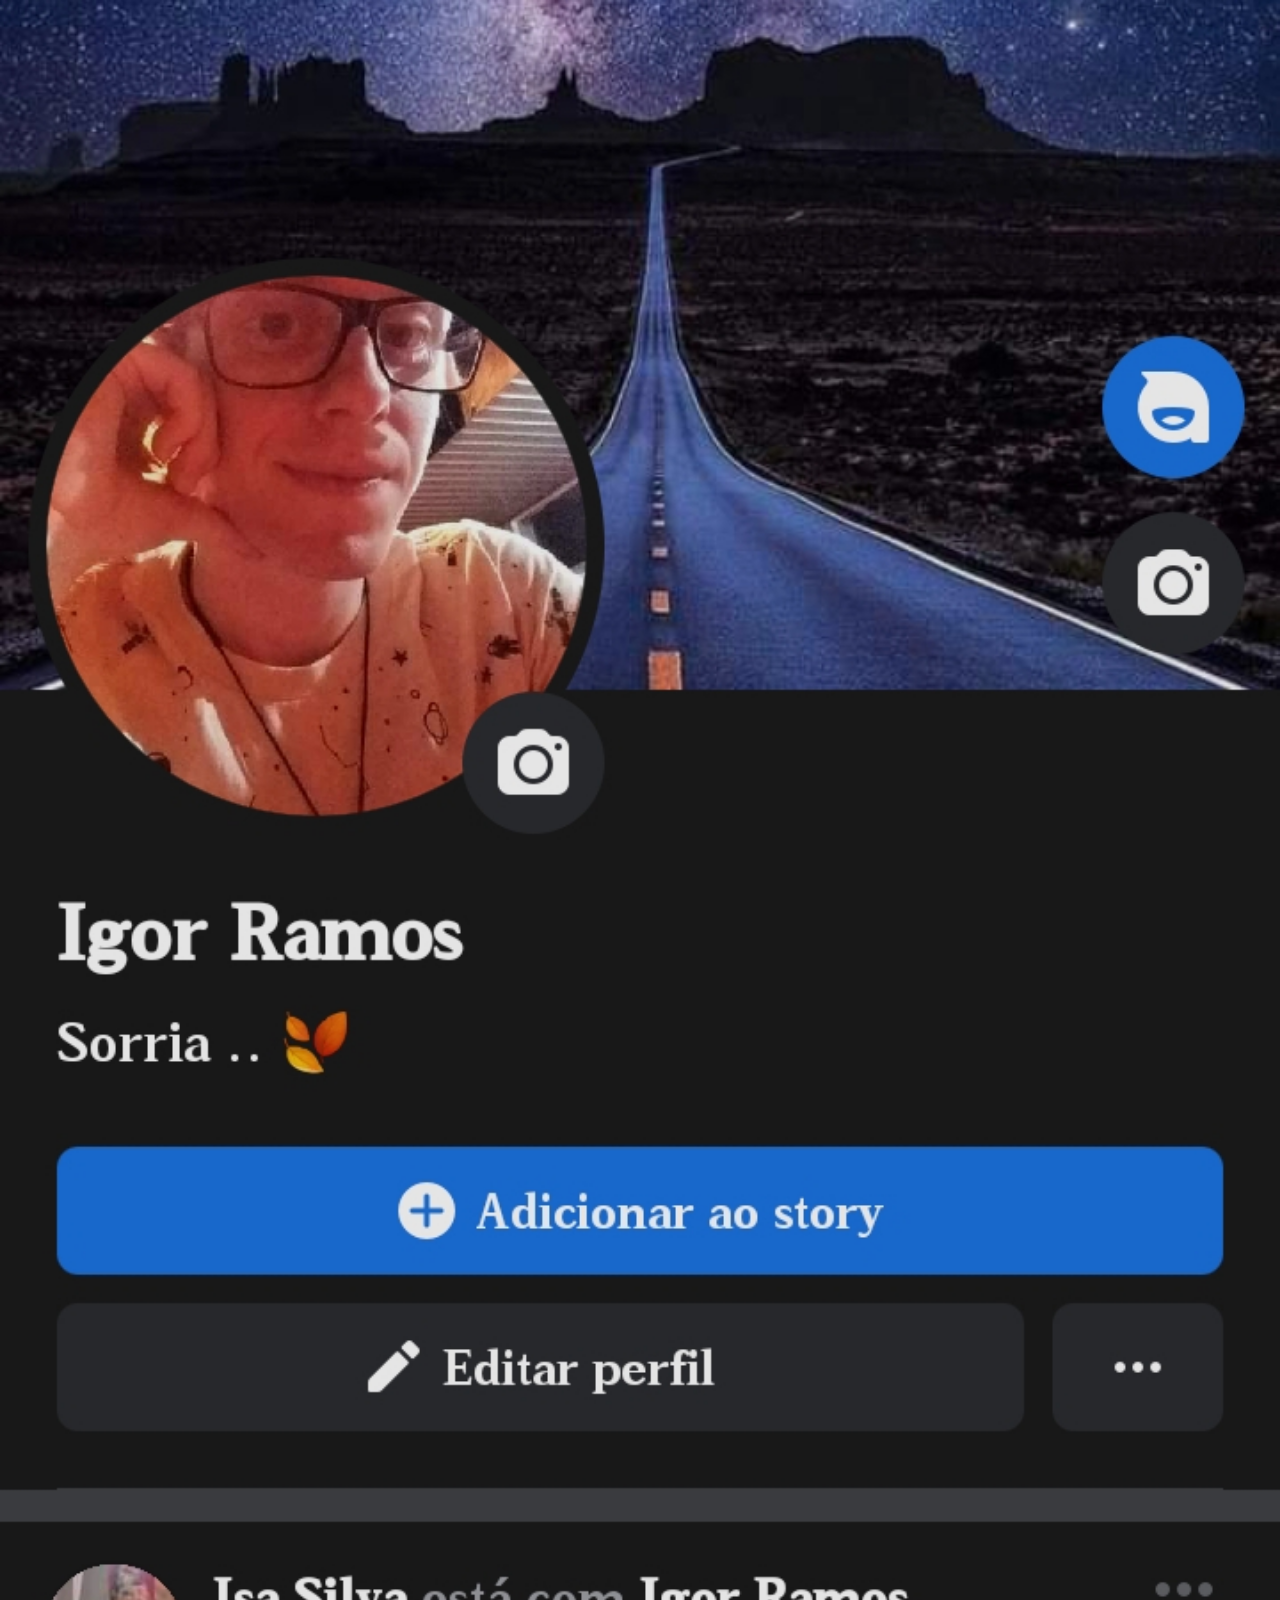
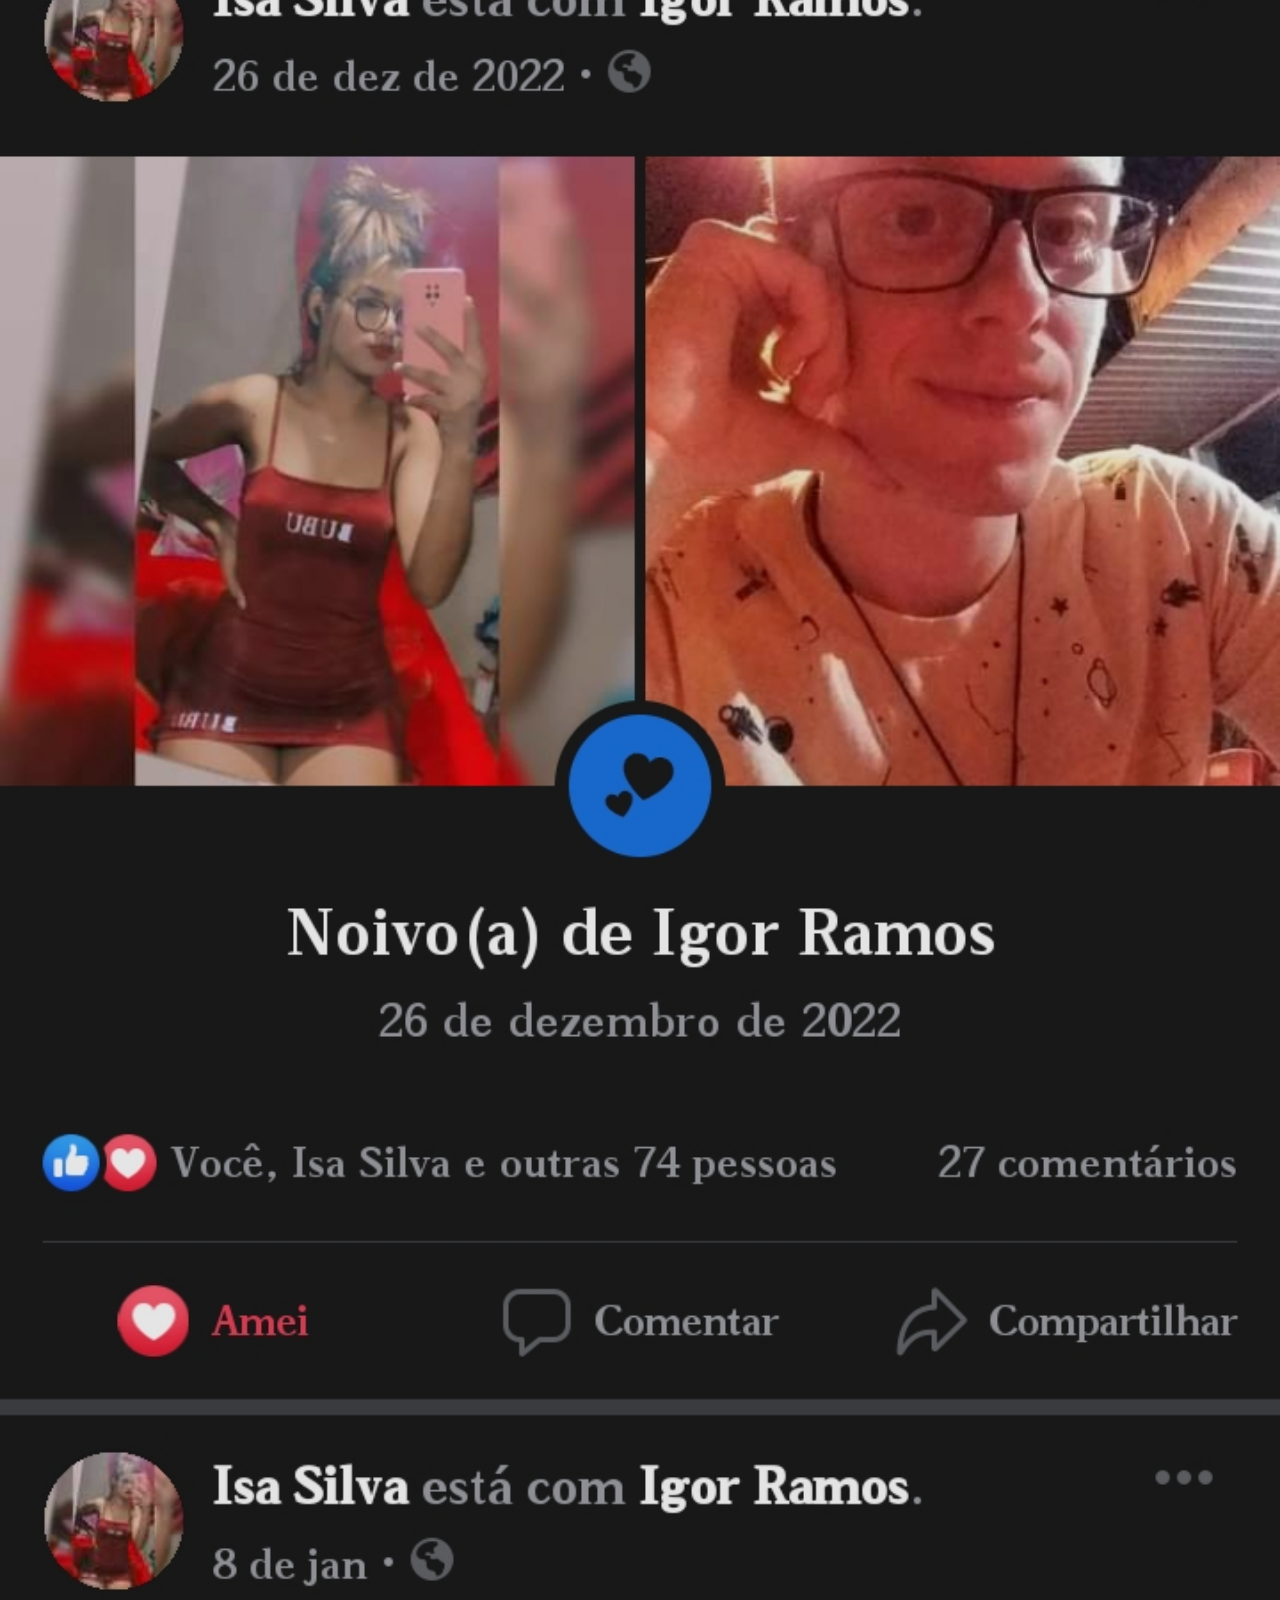
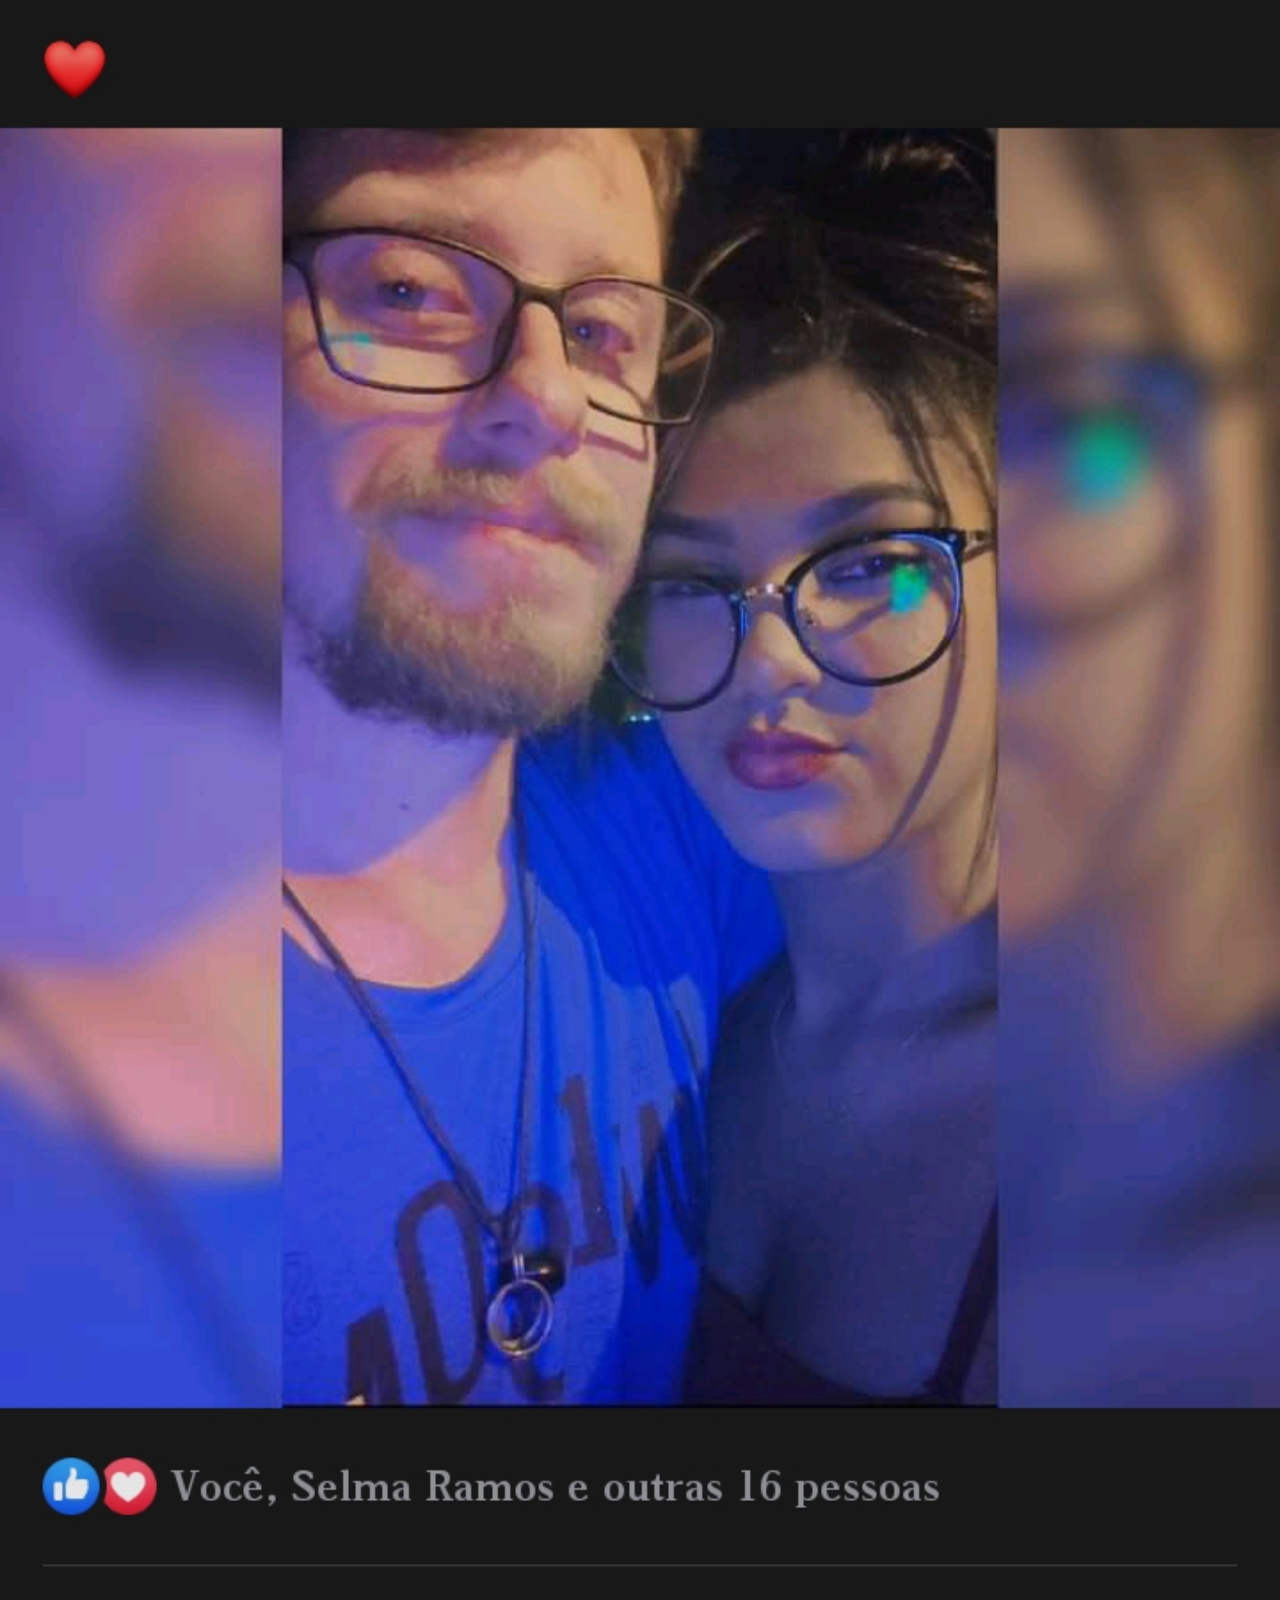
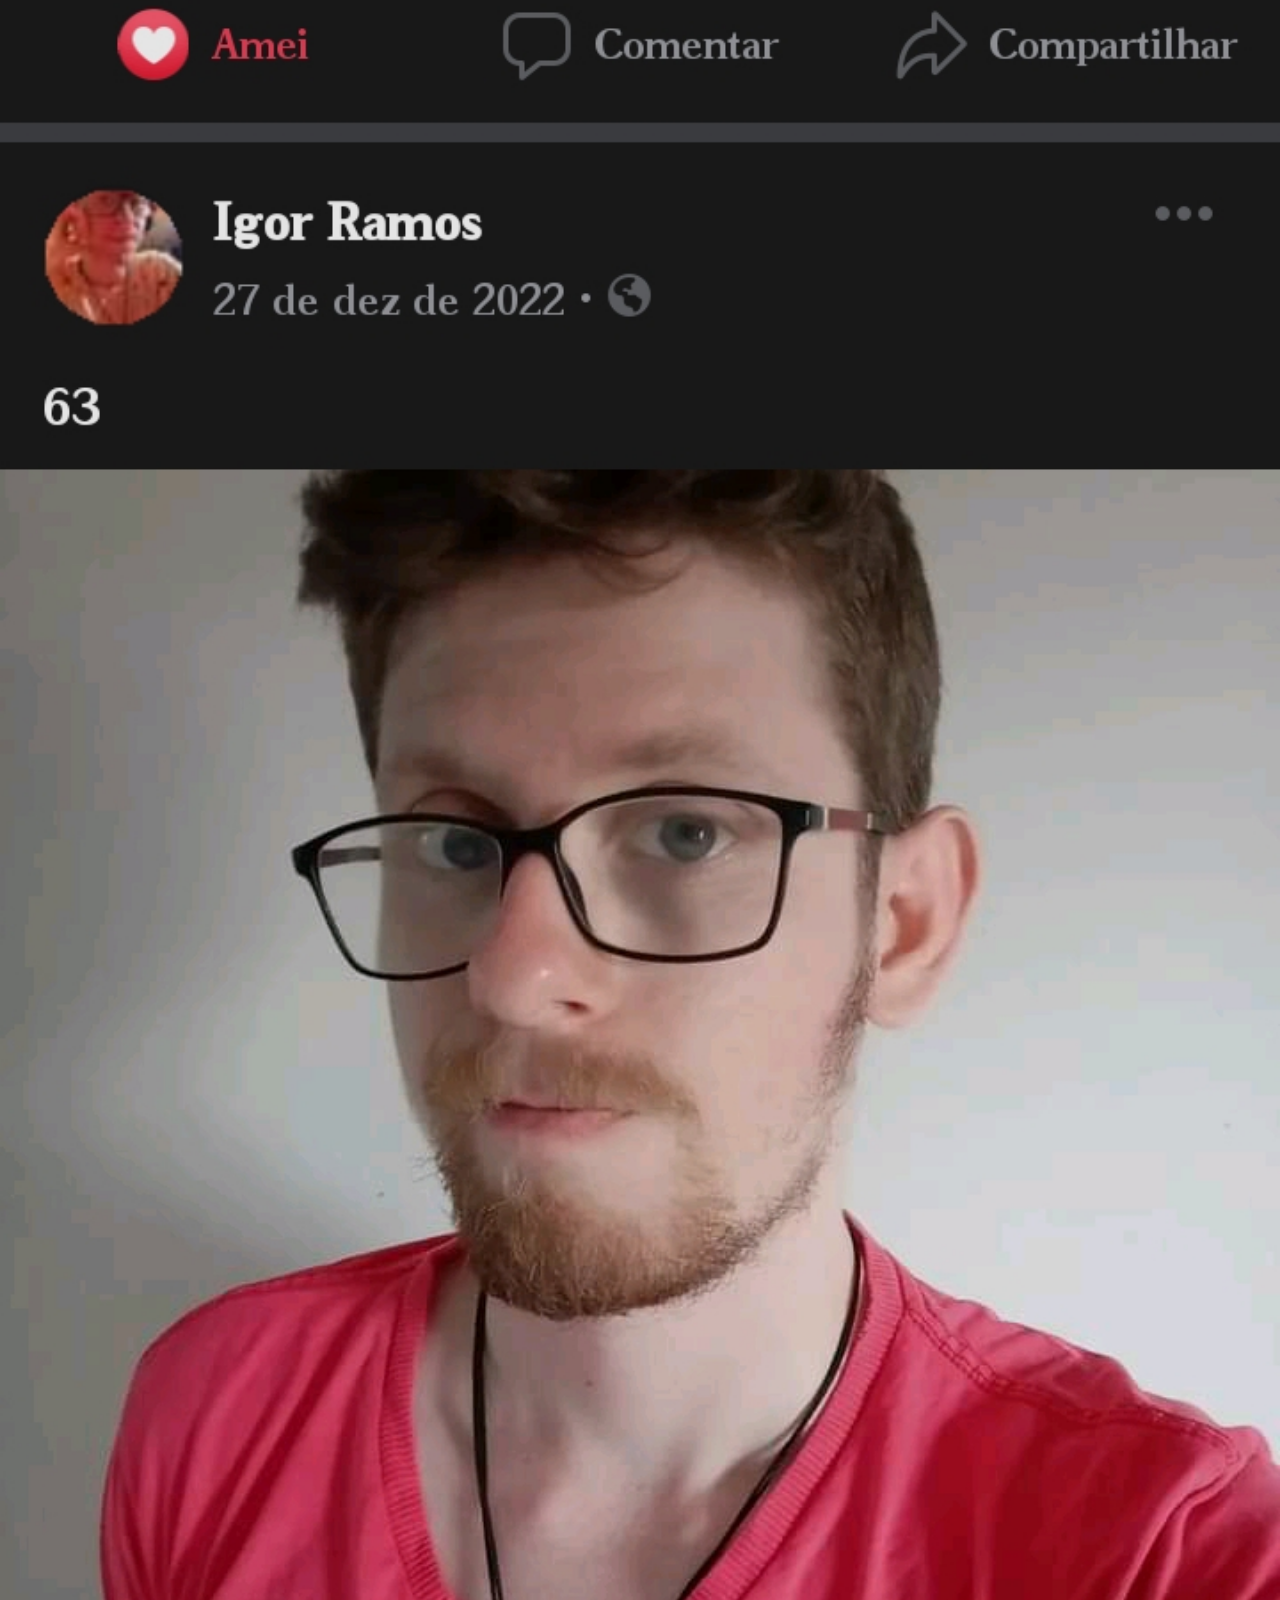
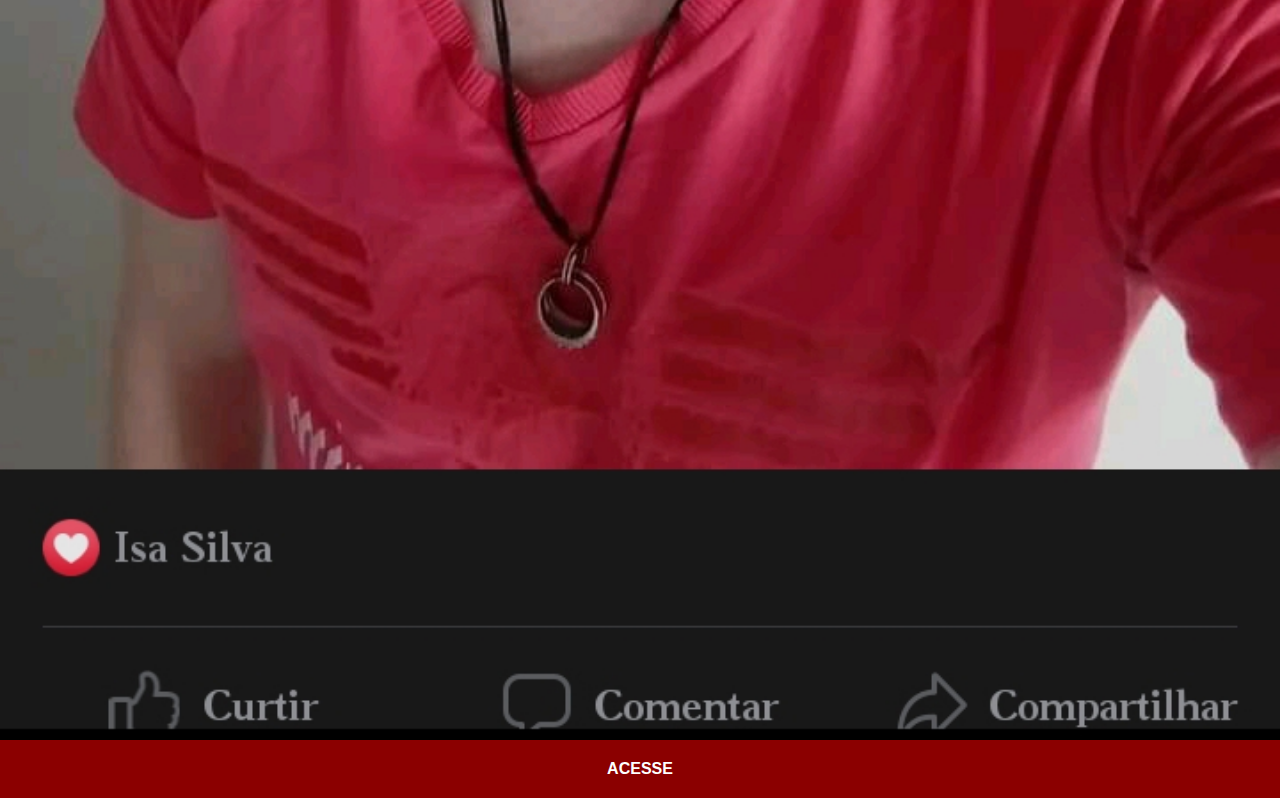
<file: facebook.html>
<!DOCTYPE html>
<html lang="pt-br">
<head>
    <meta charset="UTF-8">
    <meta http-equiv="X-UA-Compatible" content="IE=edge">
    <meta name="viewport" content="width=device-width, initial-scale=1.0">
    <title>Facebook</title>
    <link rel="stylesheet" href="estilos/social.css">
</head>
<body>
    <img src="imagens/tela-facebook.jpg" alt="Facebook">
    <a href="https://www.facebook.com/fbyarigor/" target="_blank">ACESSE</a>
</body>
</html>
</file>
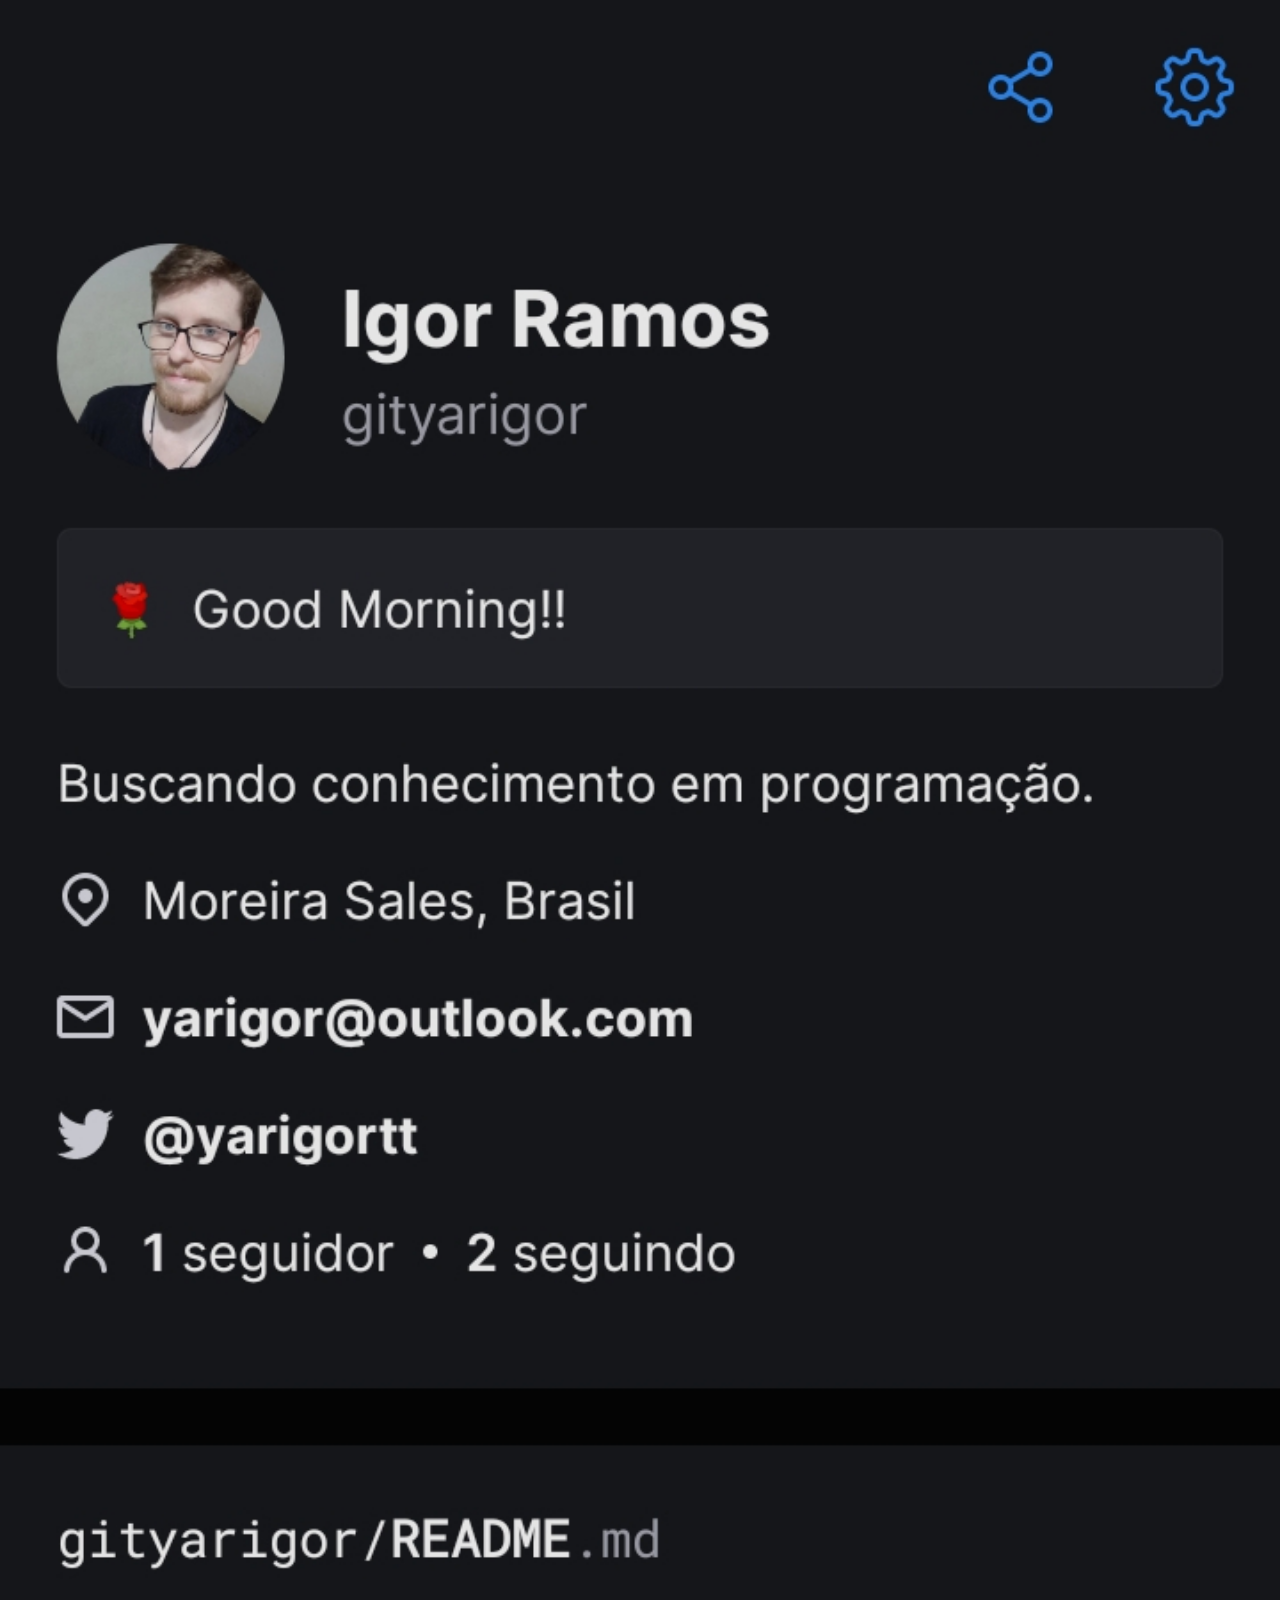
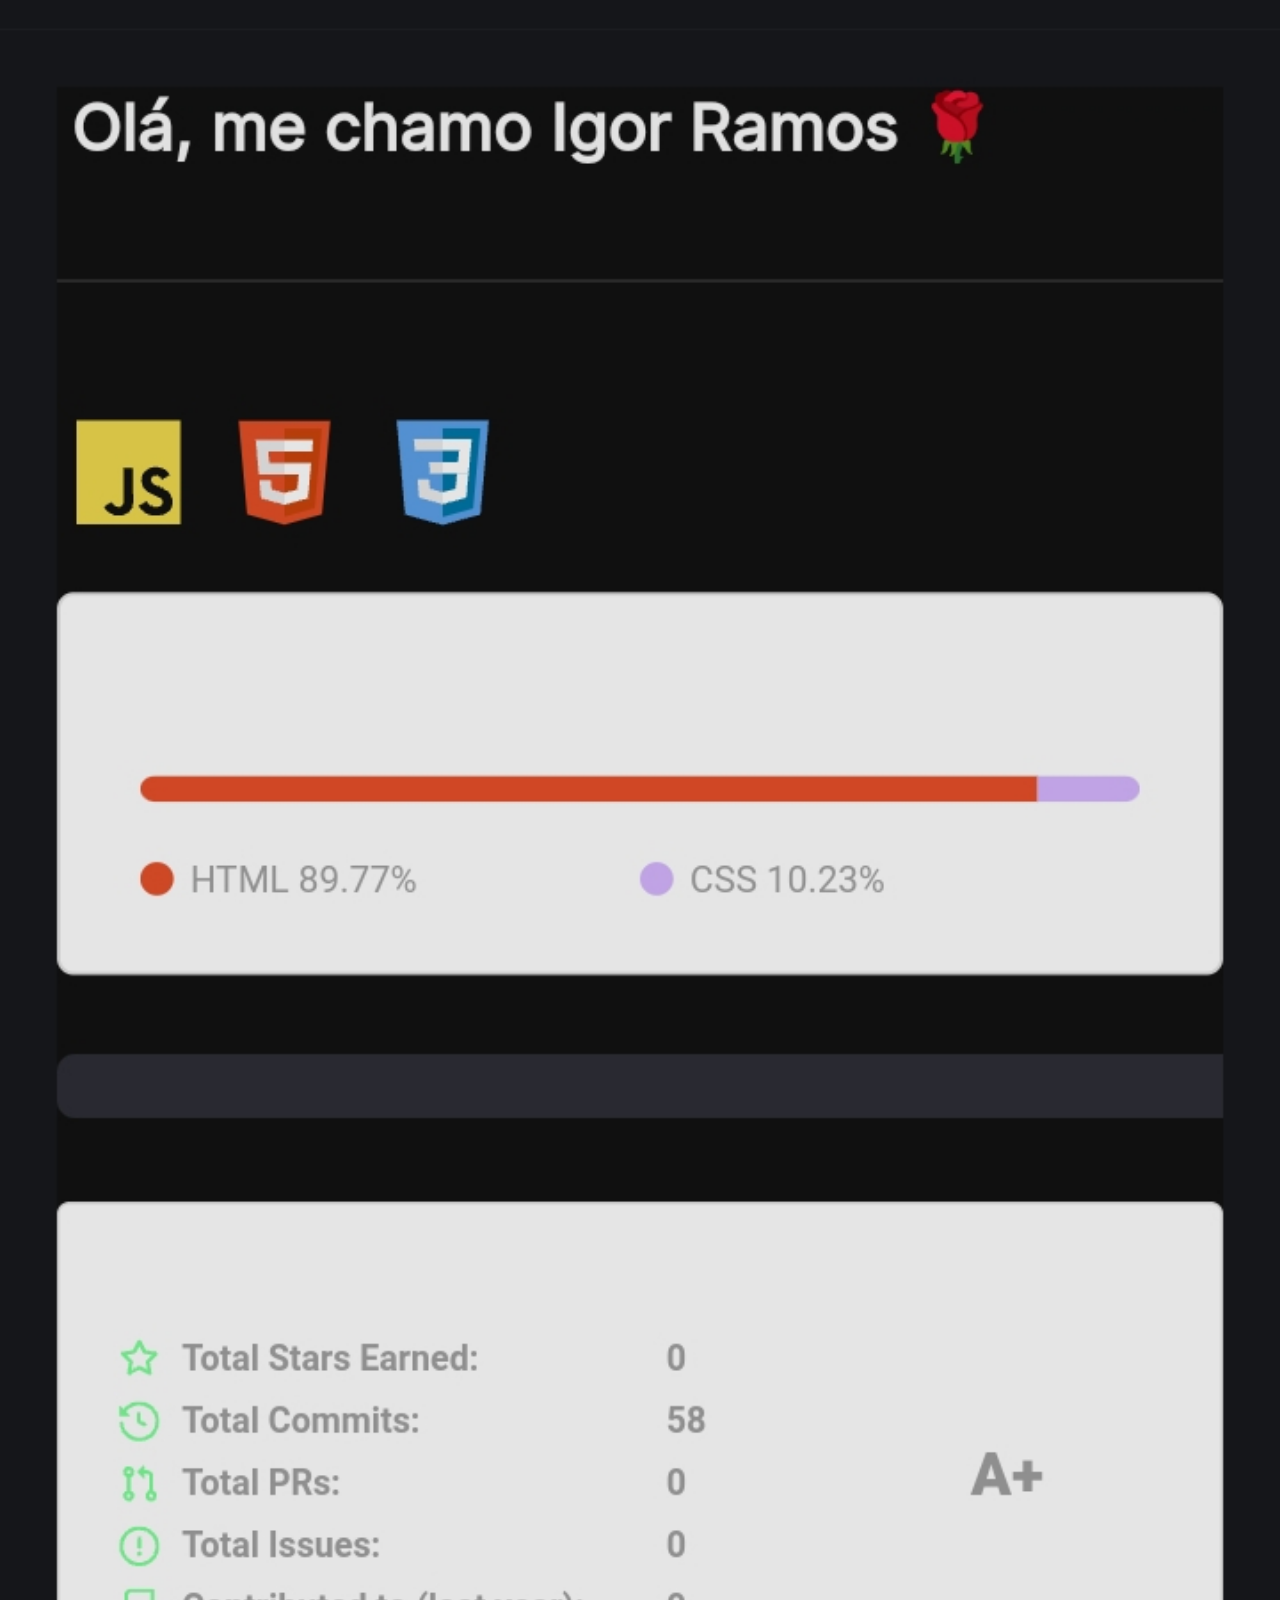
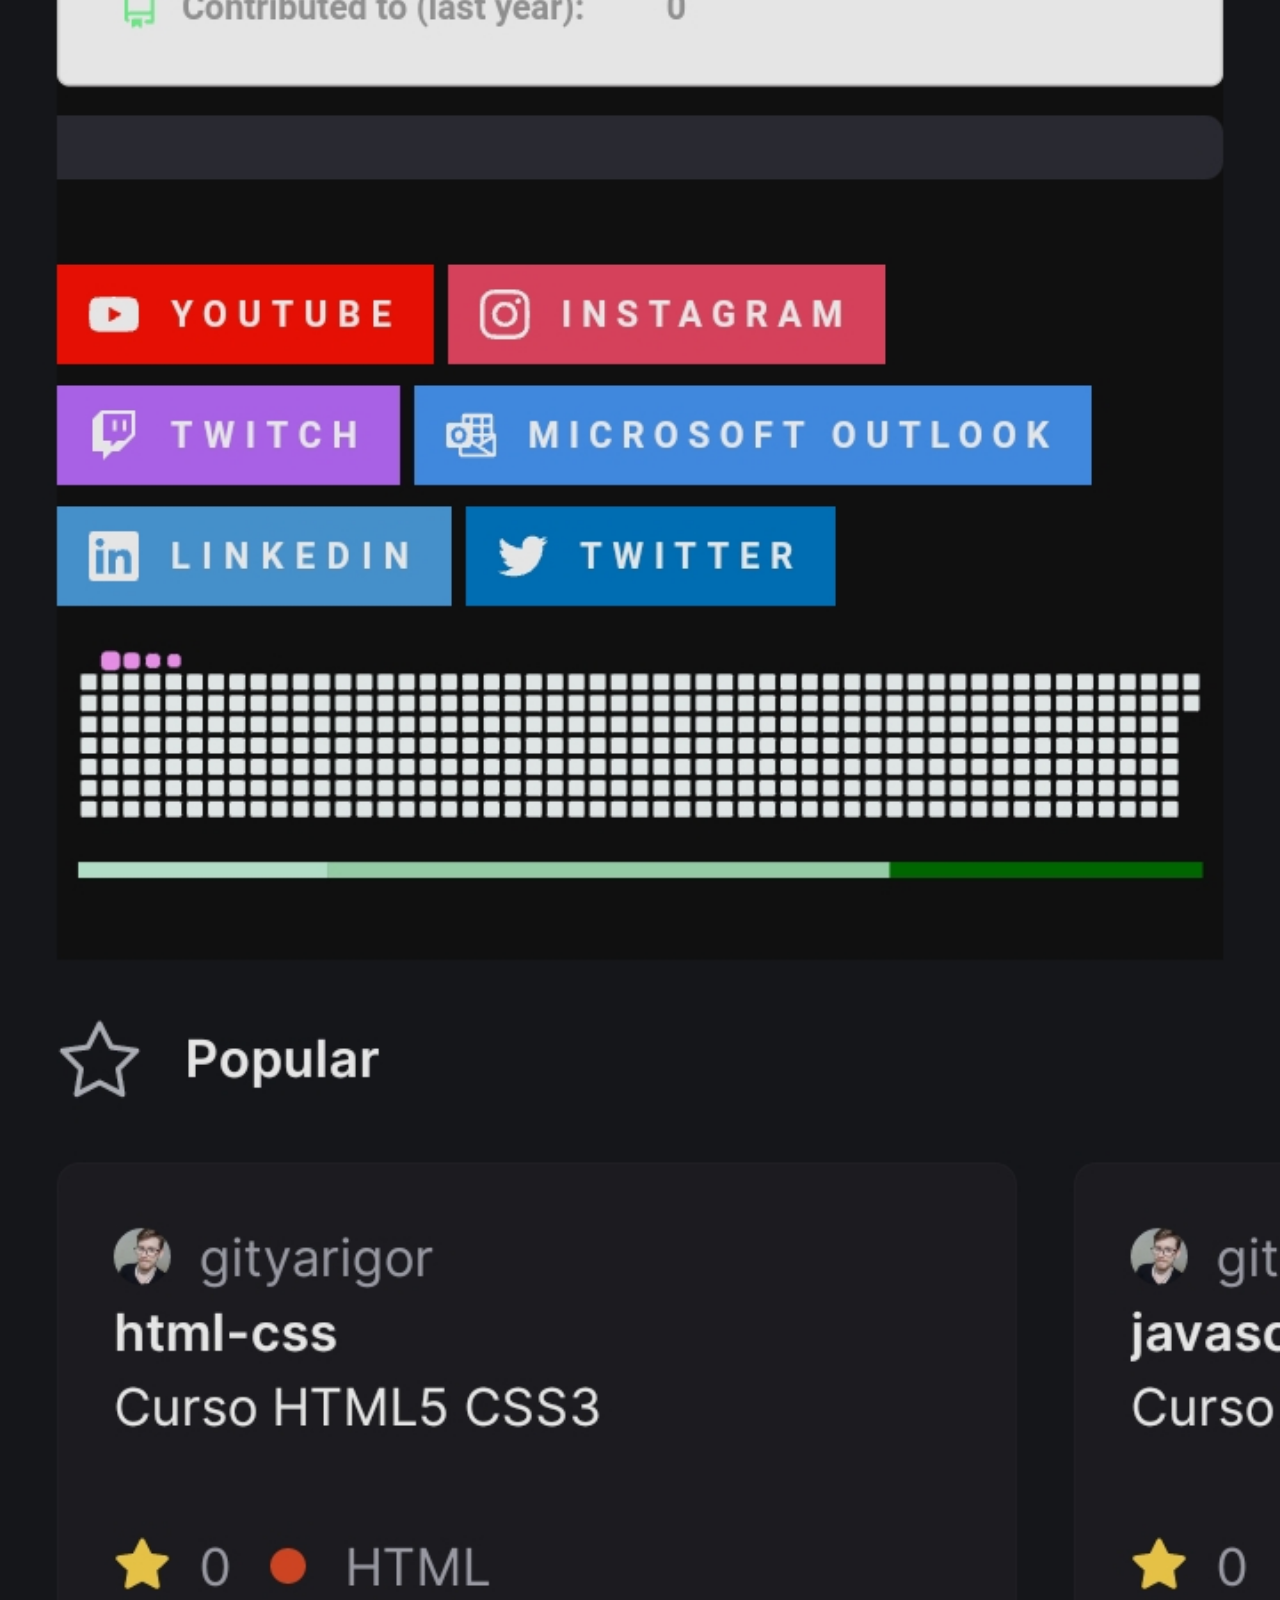
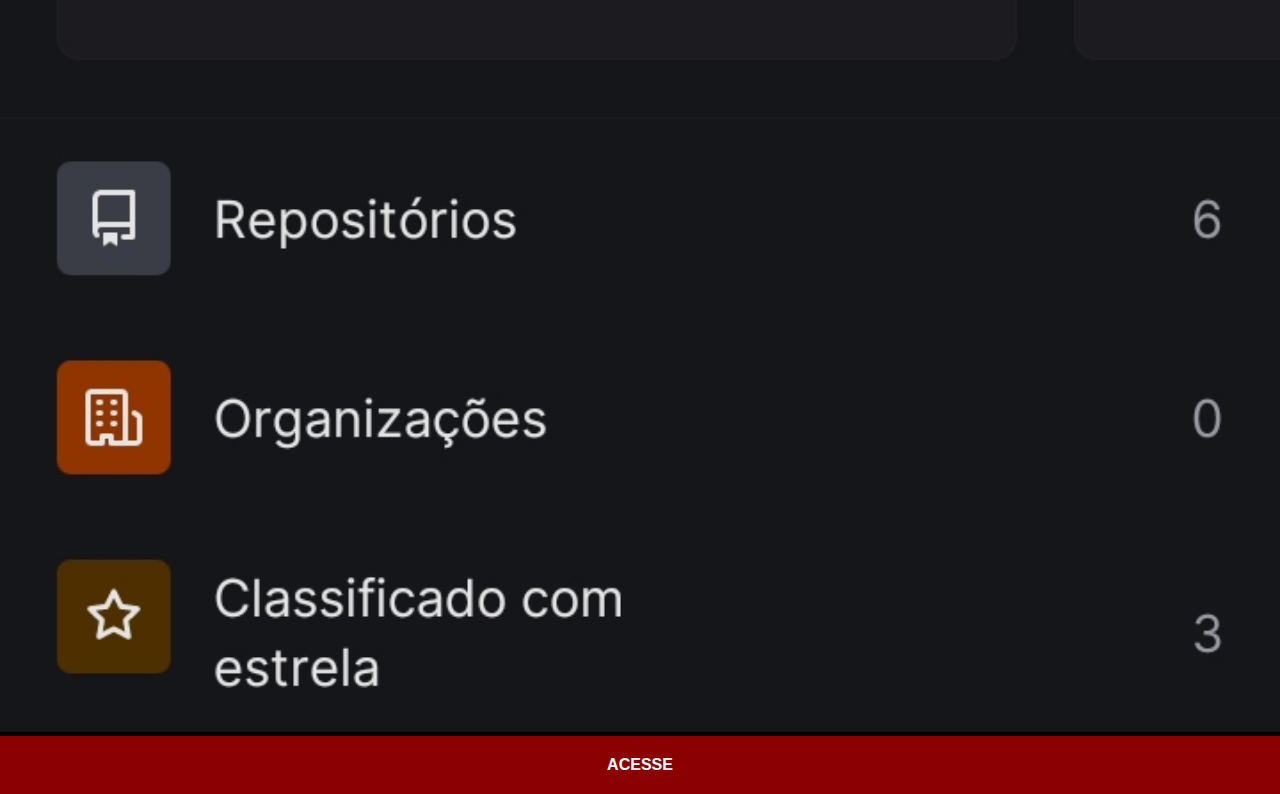
<file: github.html>
<!DOCTYPE html>
<html lang="pt-br">
<head>
    <meta charset="UTF-8">
    <meta http-equiv="X-UA-Compatible" content="IE=edge">
    <meta name="viewport" content="width=device-width, initial-scale=1.0">
    <title>GitHub</title>
    <link rel="stylesheet" href="estilos/social.css">
</head>
<body>
    <img src="imagens/tela-github.jpg" alt="GitHub">
    <a href="https://github.com/gityarigor" target="_blank">ACESSE</a>
</body>
</html>
</file>
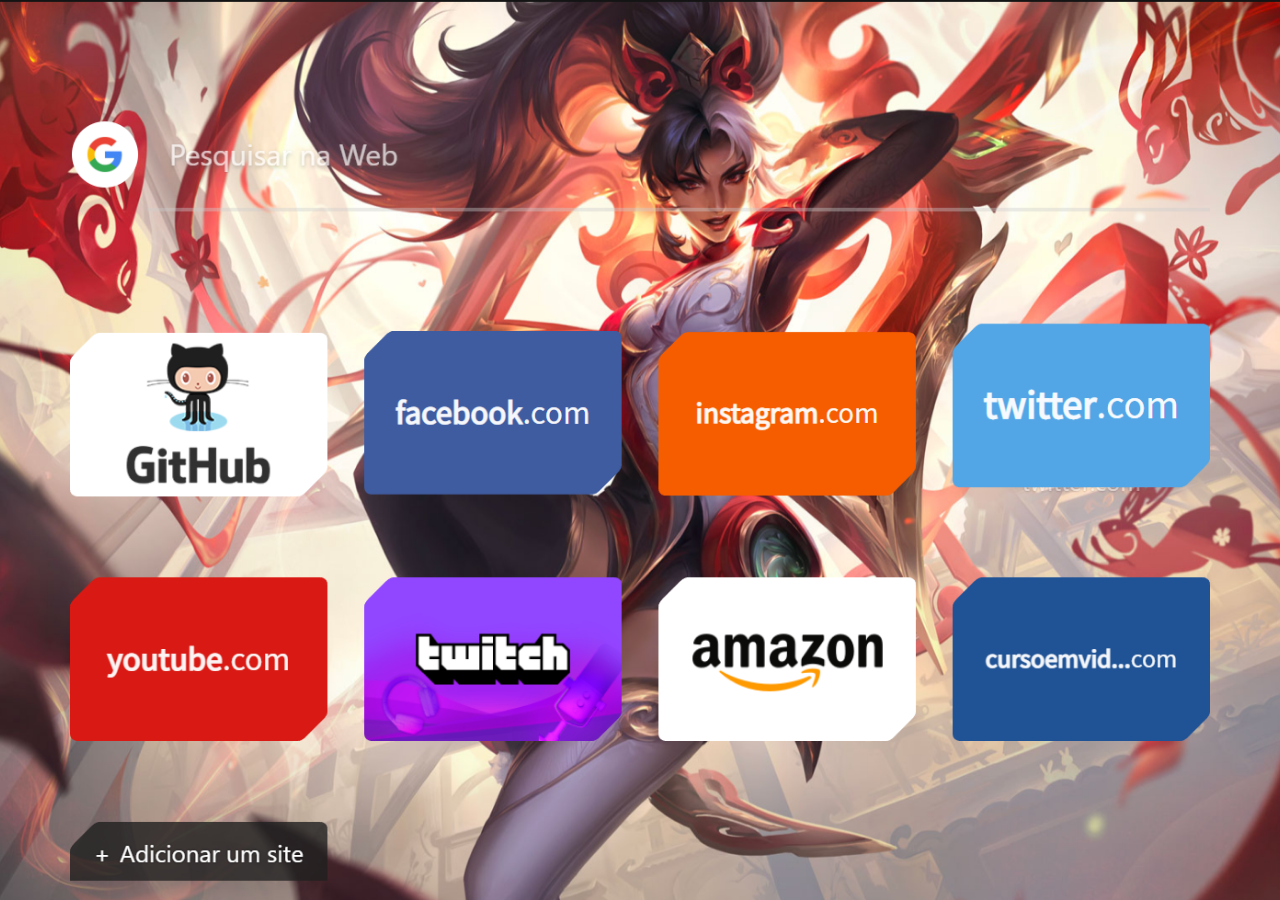
<file: home.html>
<!DOCTYPE html>
<html lang="pt-br">
<head>
    <meta charset="UTF-8">
    <meta http-equiv="X-UA-Compatible" content="IE=edge">
    <meta name="viewport" content="width=device-width, initial-scale=1.0">
    <title>Home</title>
</head>
<style>
    * {
        margin: 0px;
        padding: 0px;
    }

    body {
        width: 100vw;
        height: 100vh;
        background: black url('imagens/home-telapc.PNG') no-repeat top center;
        background-size: cover;
    }
</style>
<body>
    
</body>
</html>
</file>
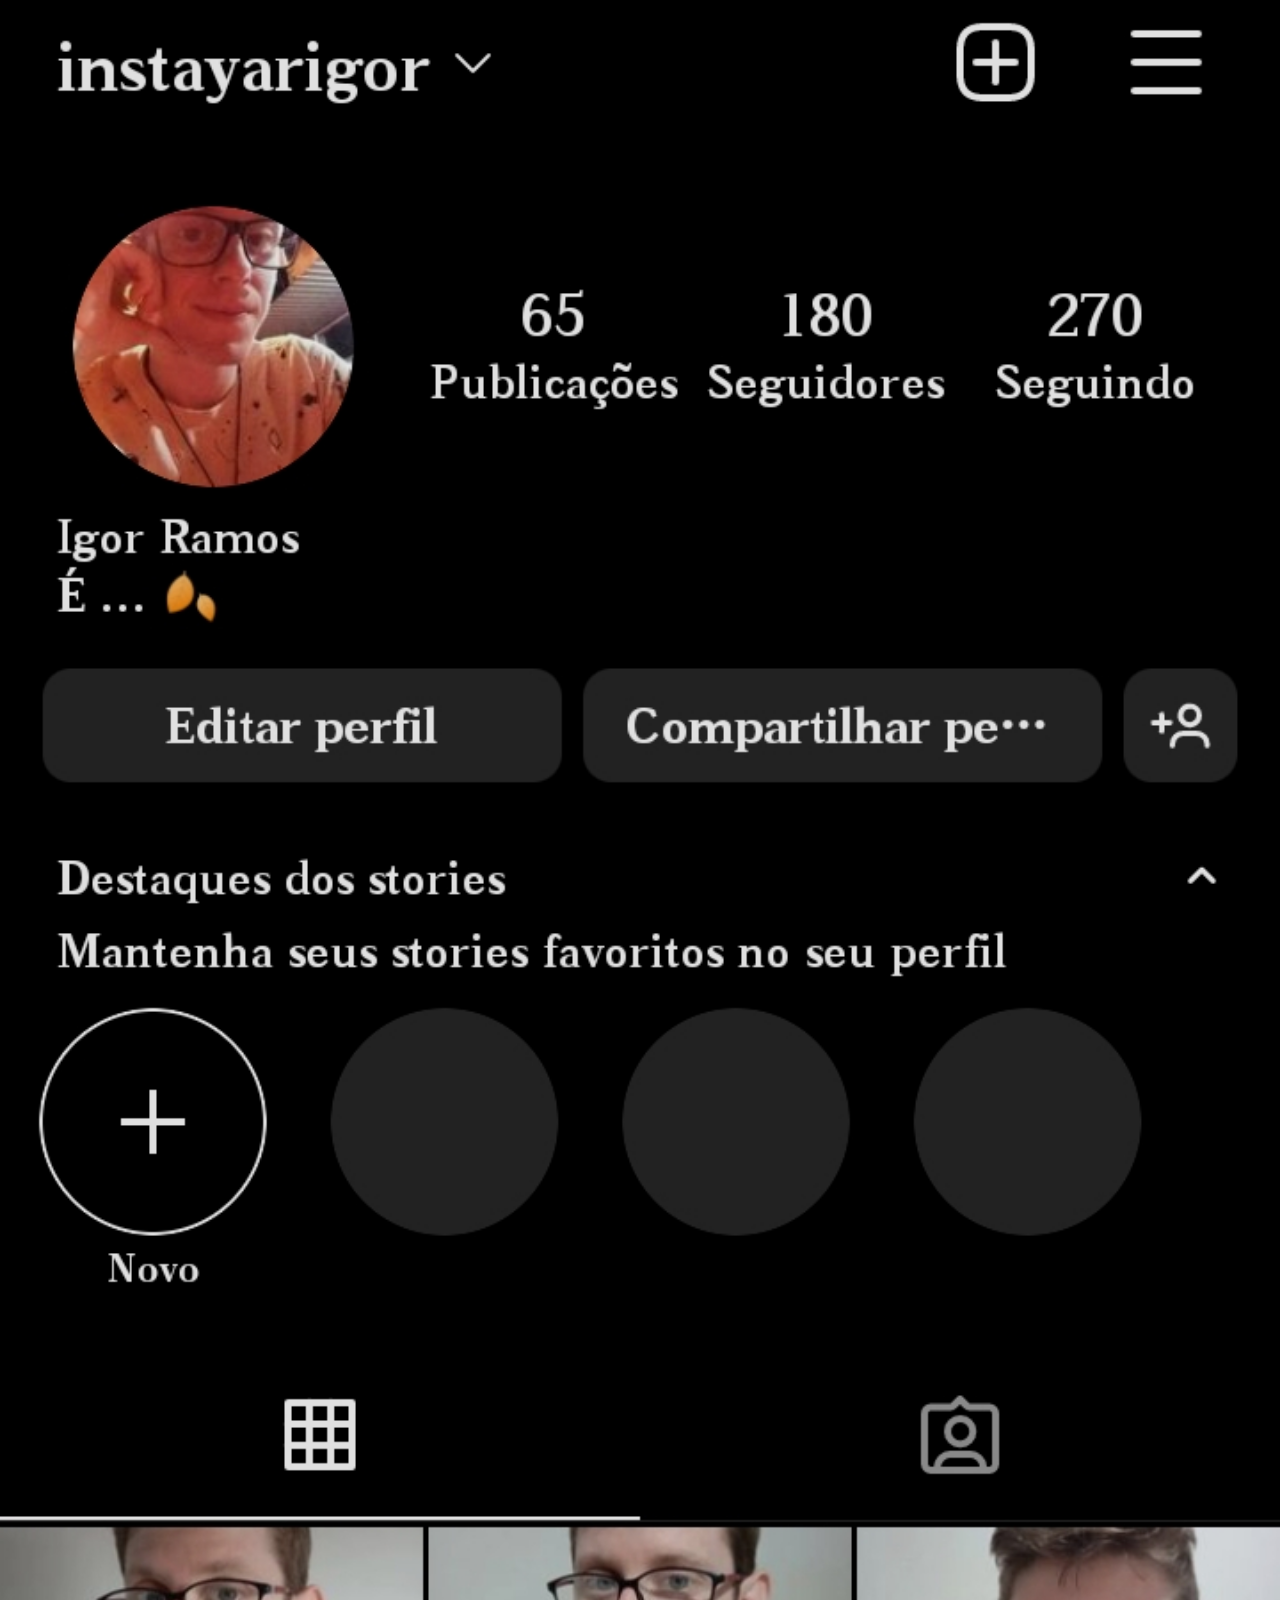
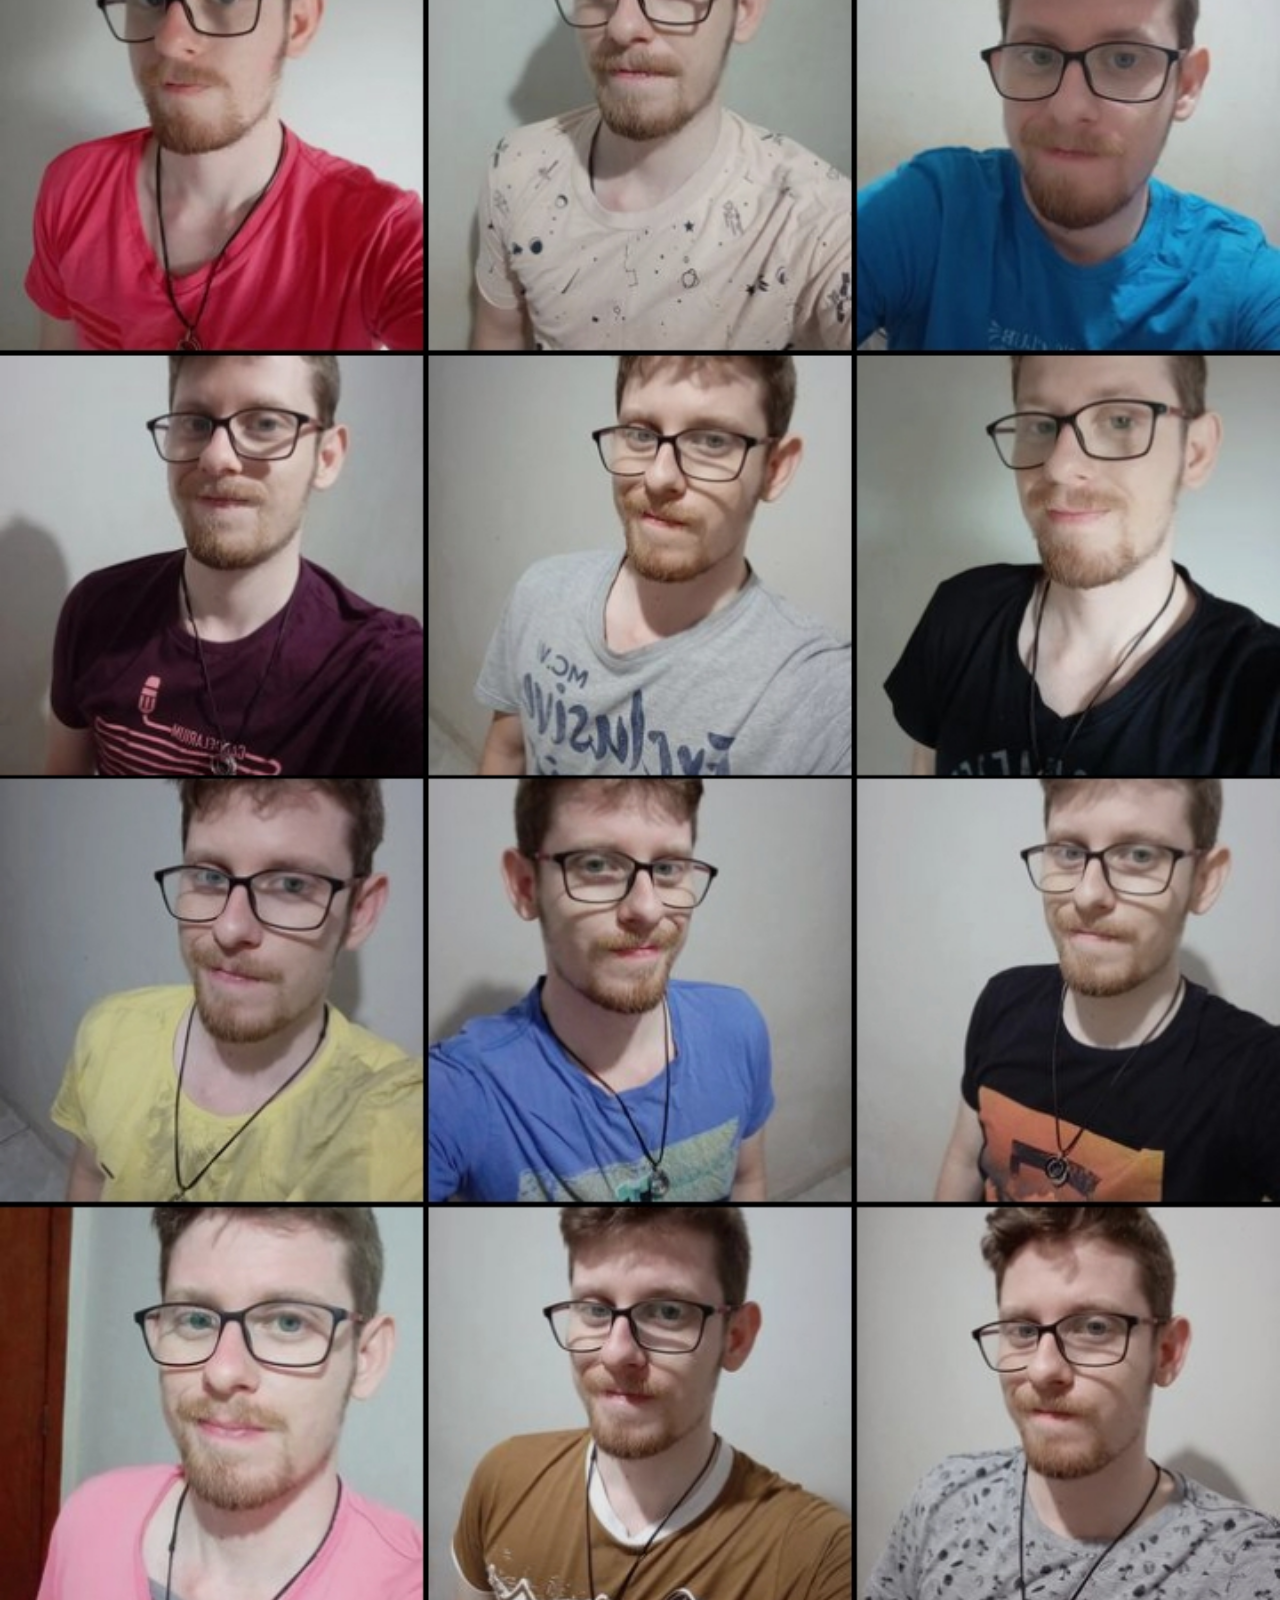
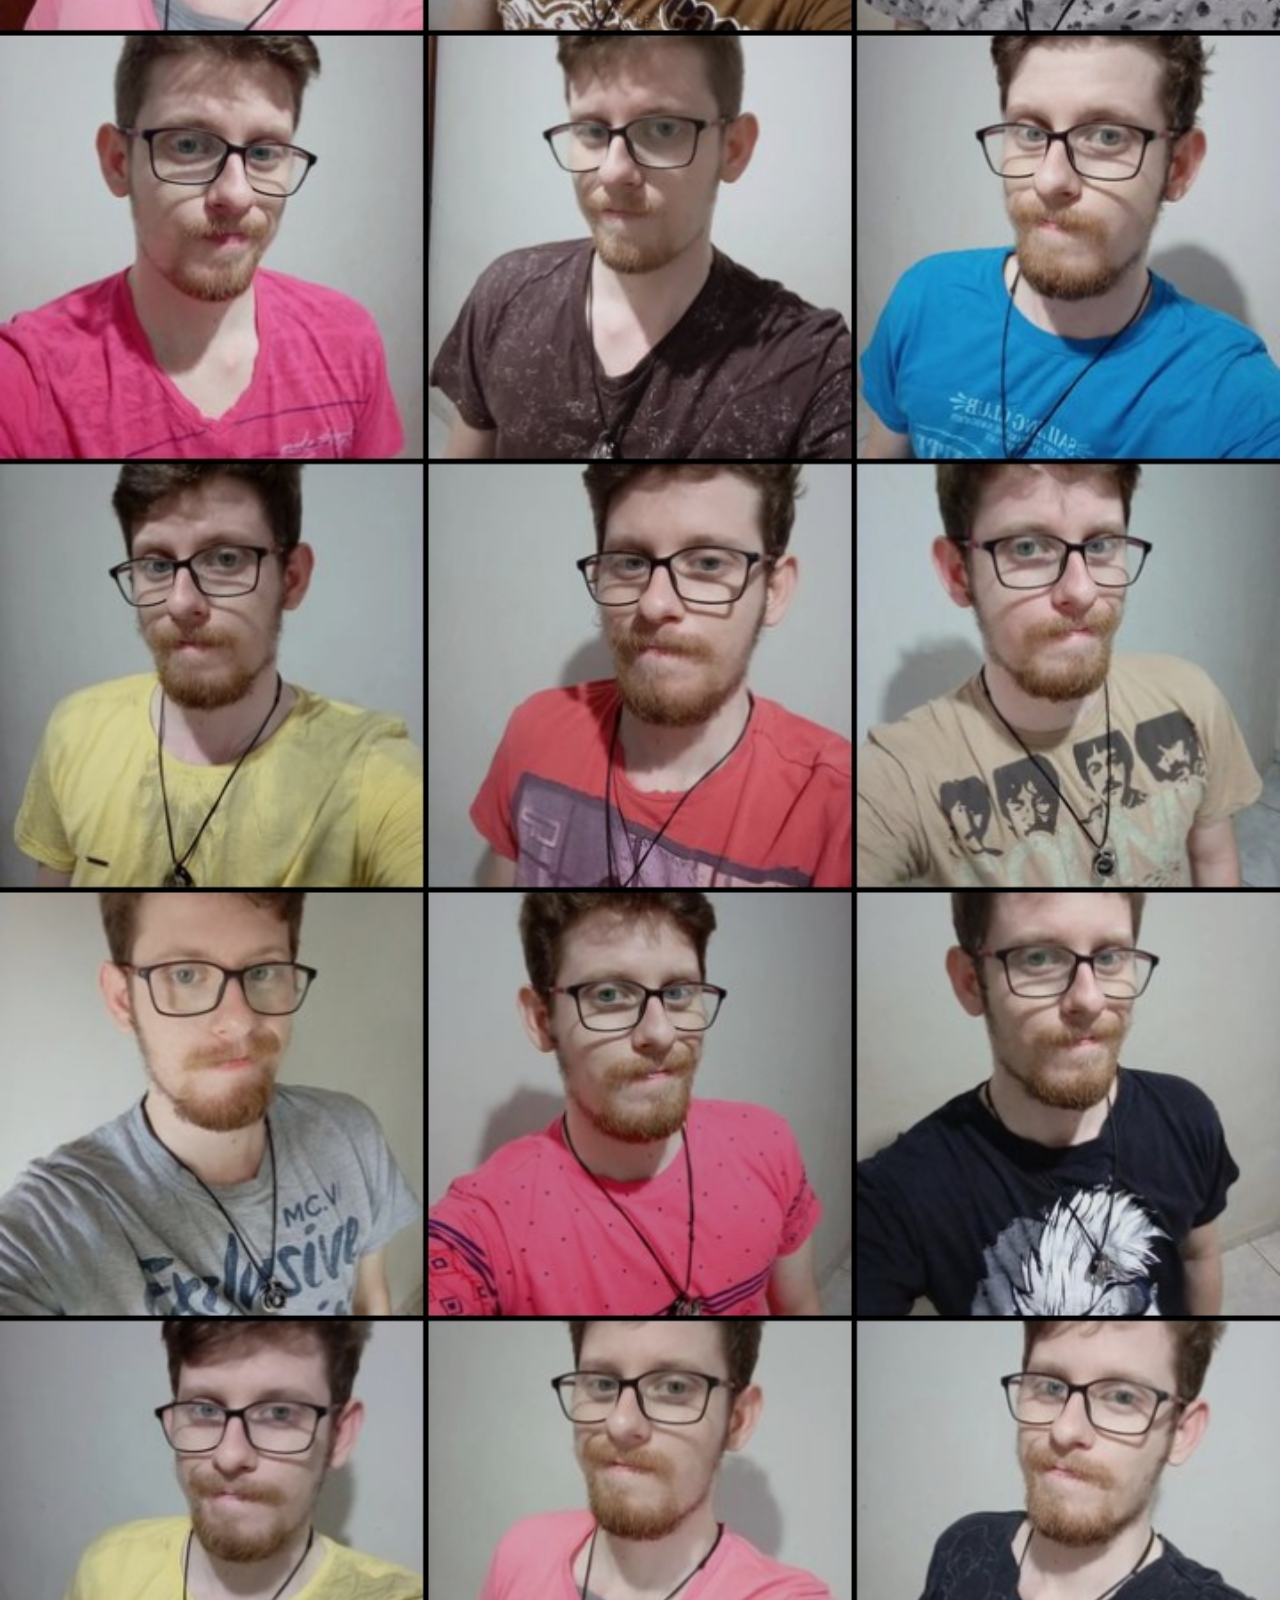
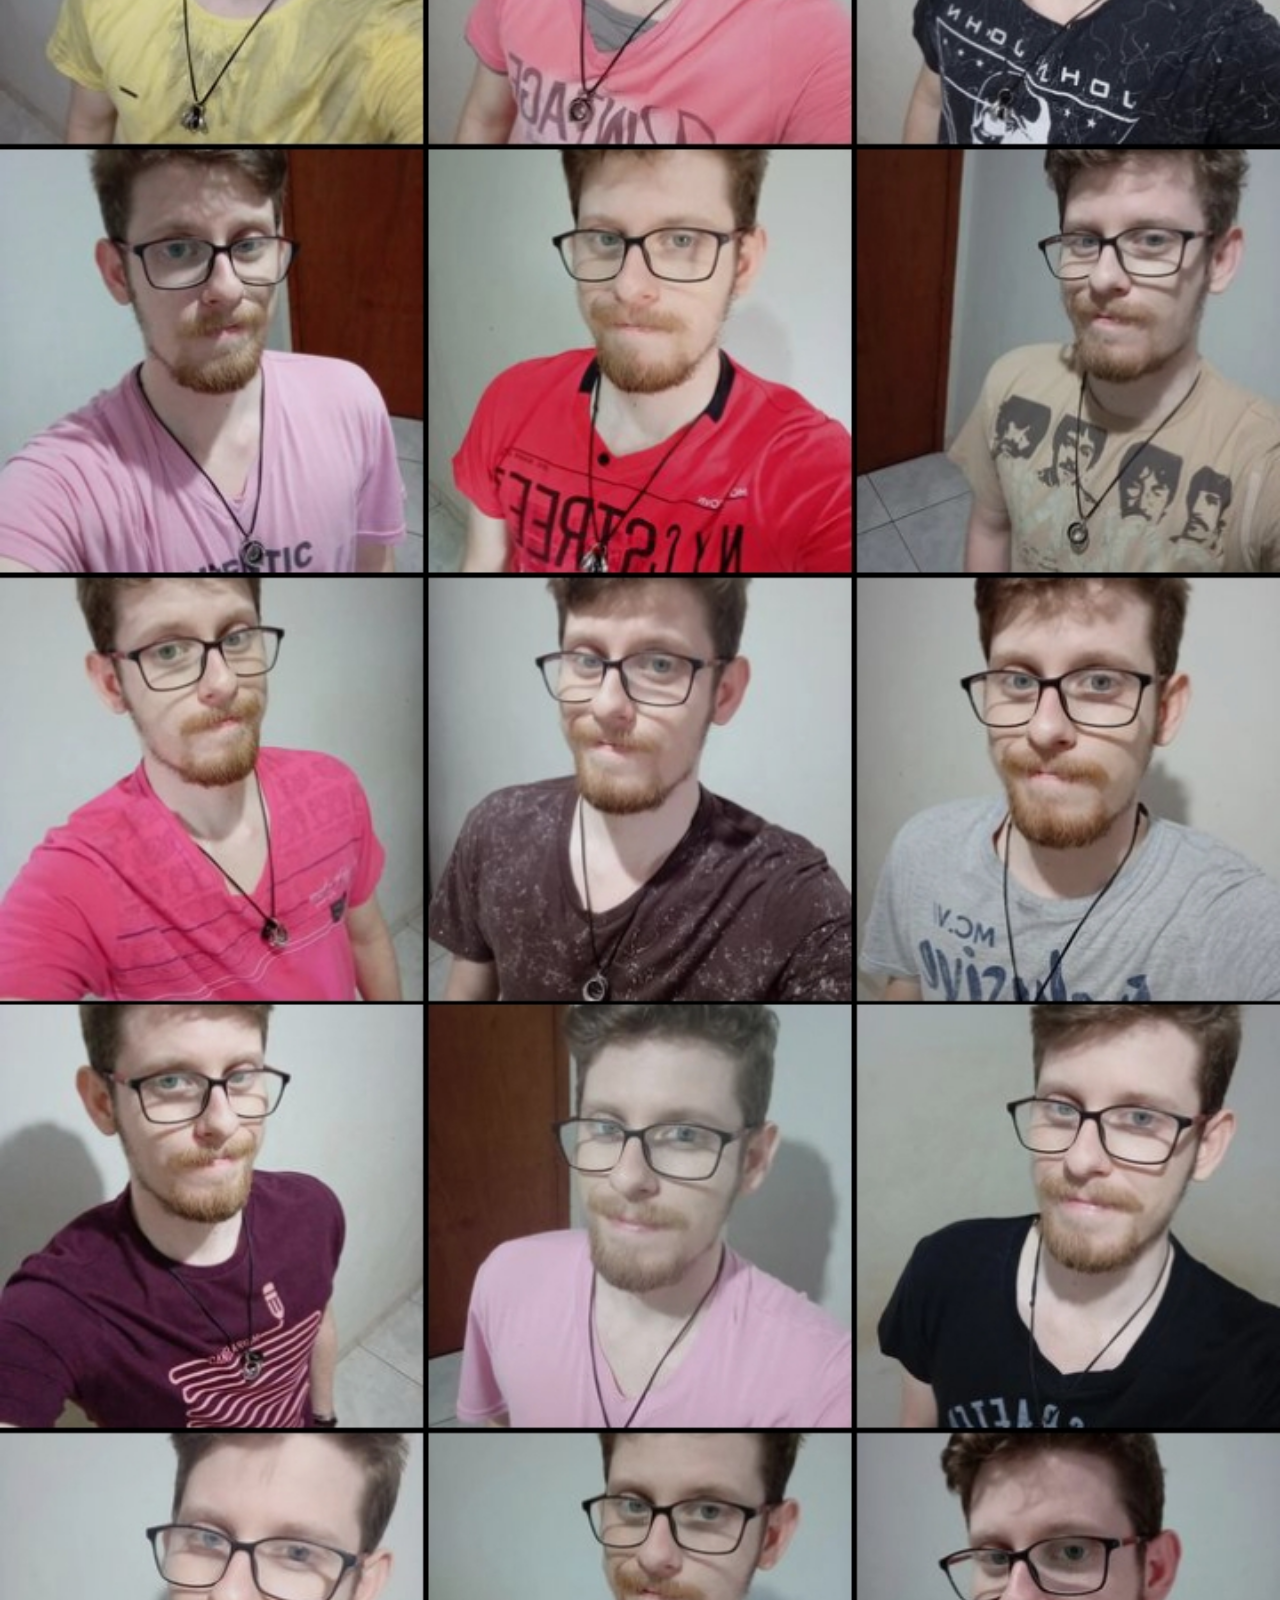
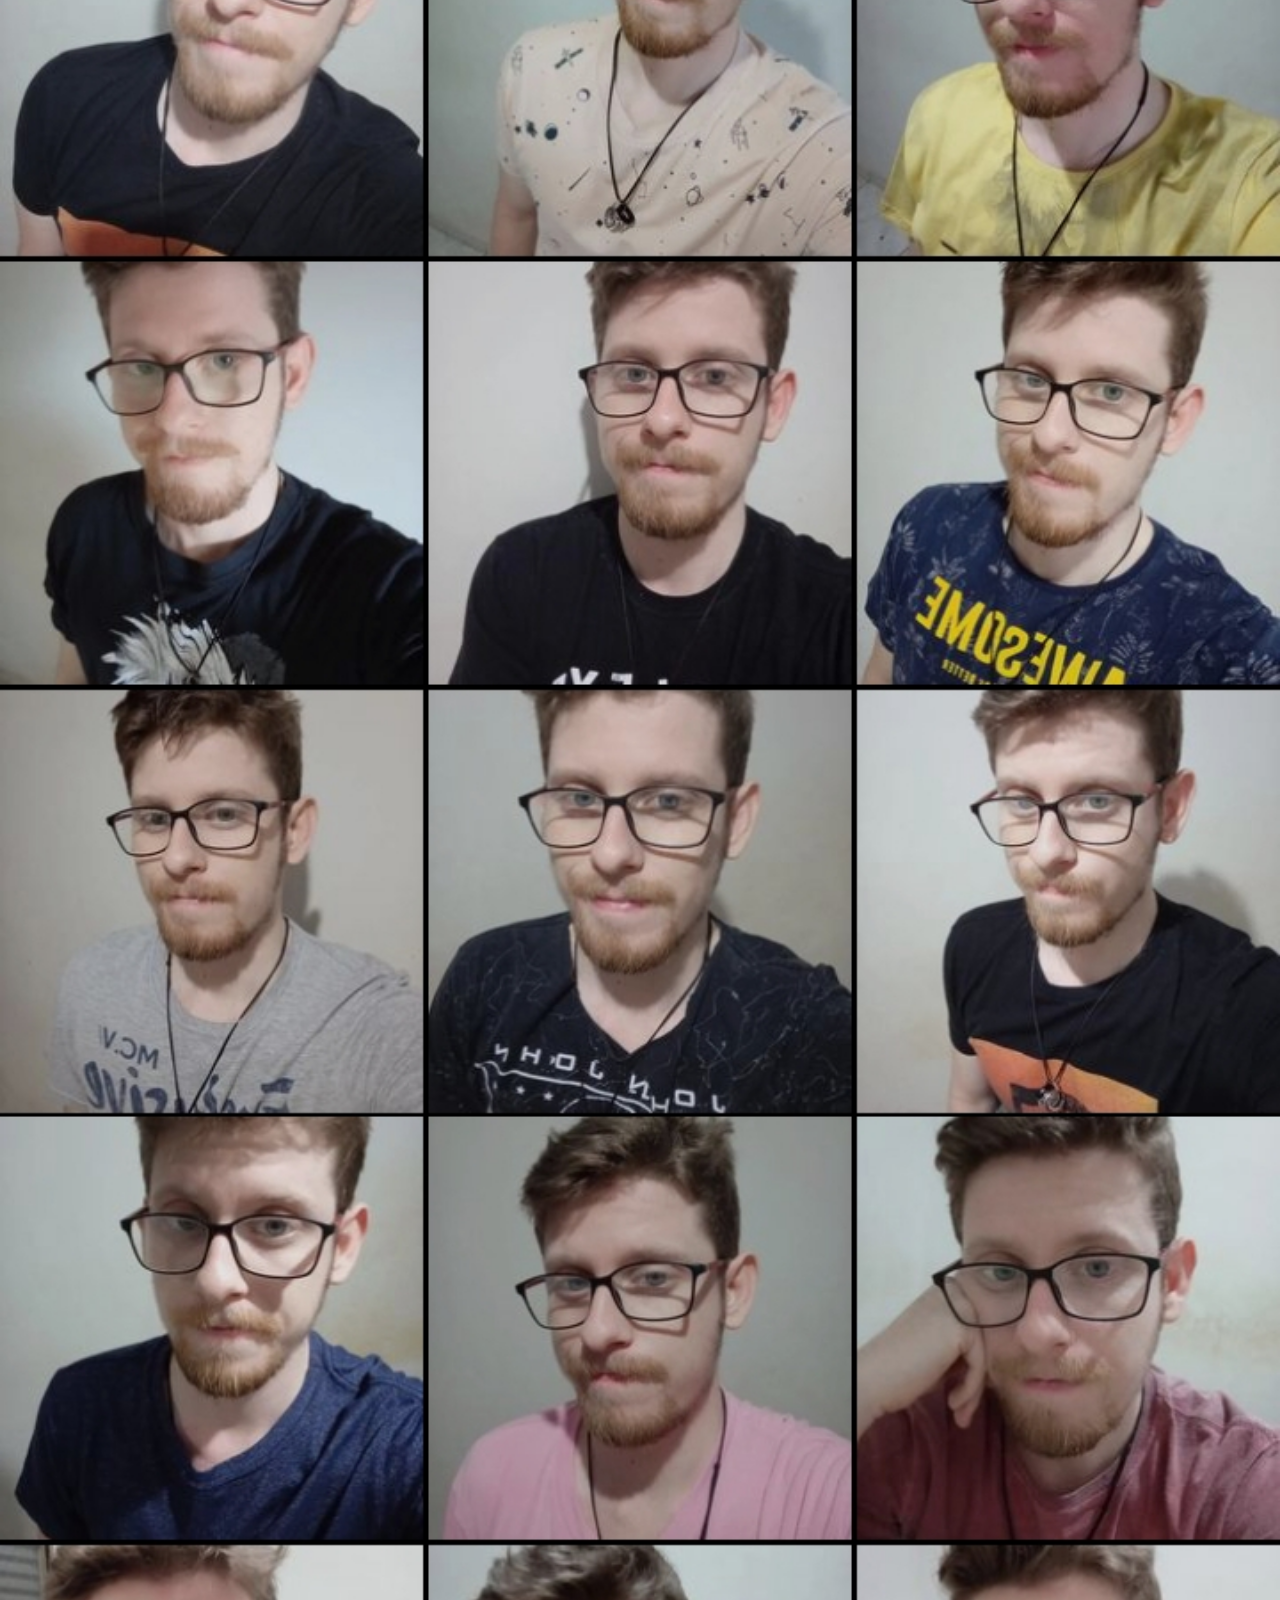
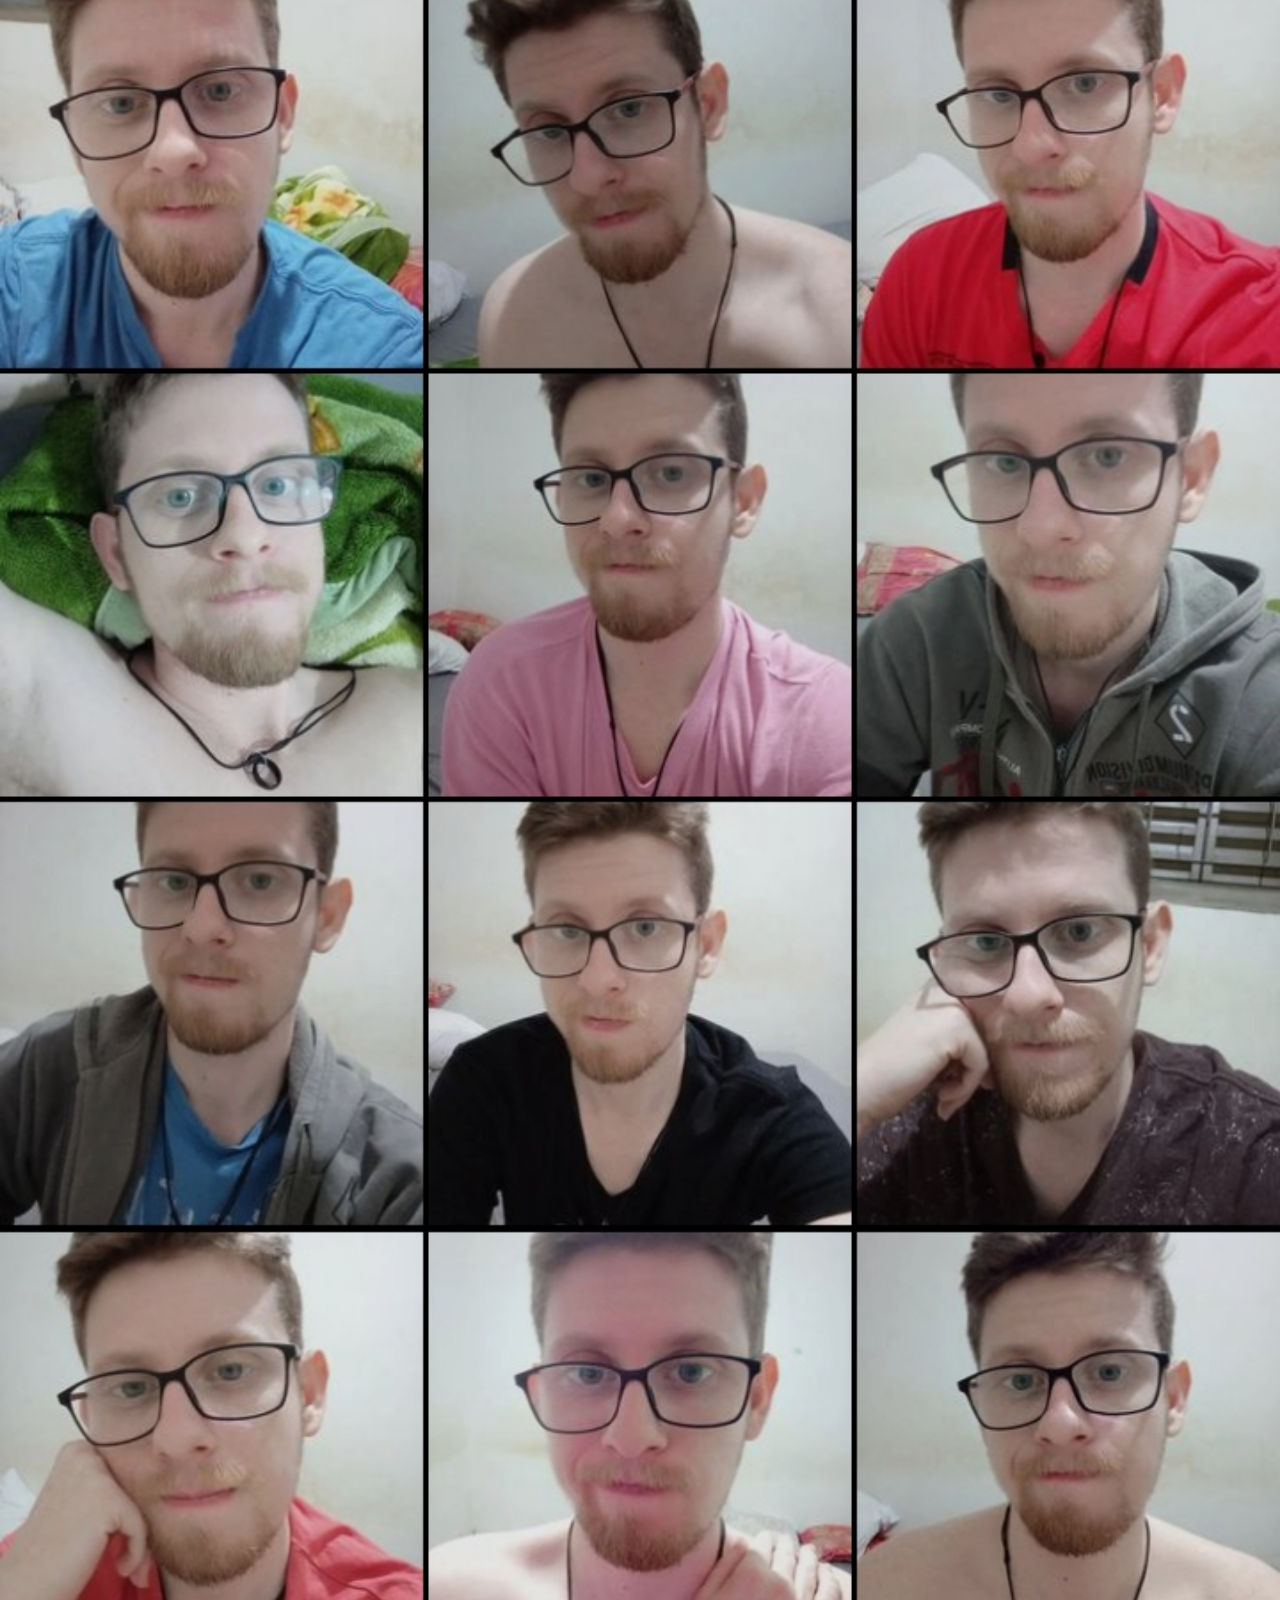
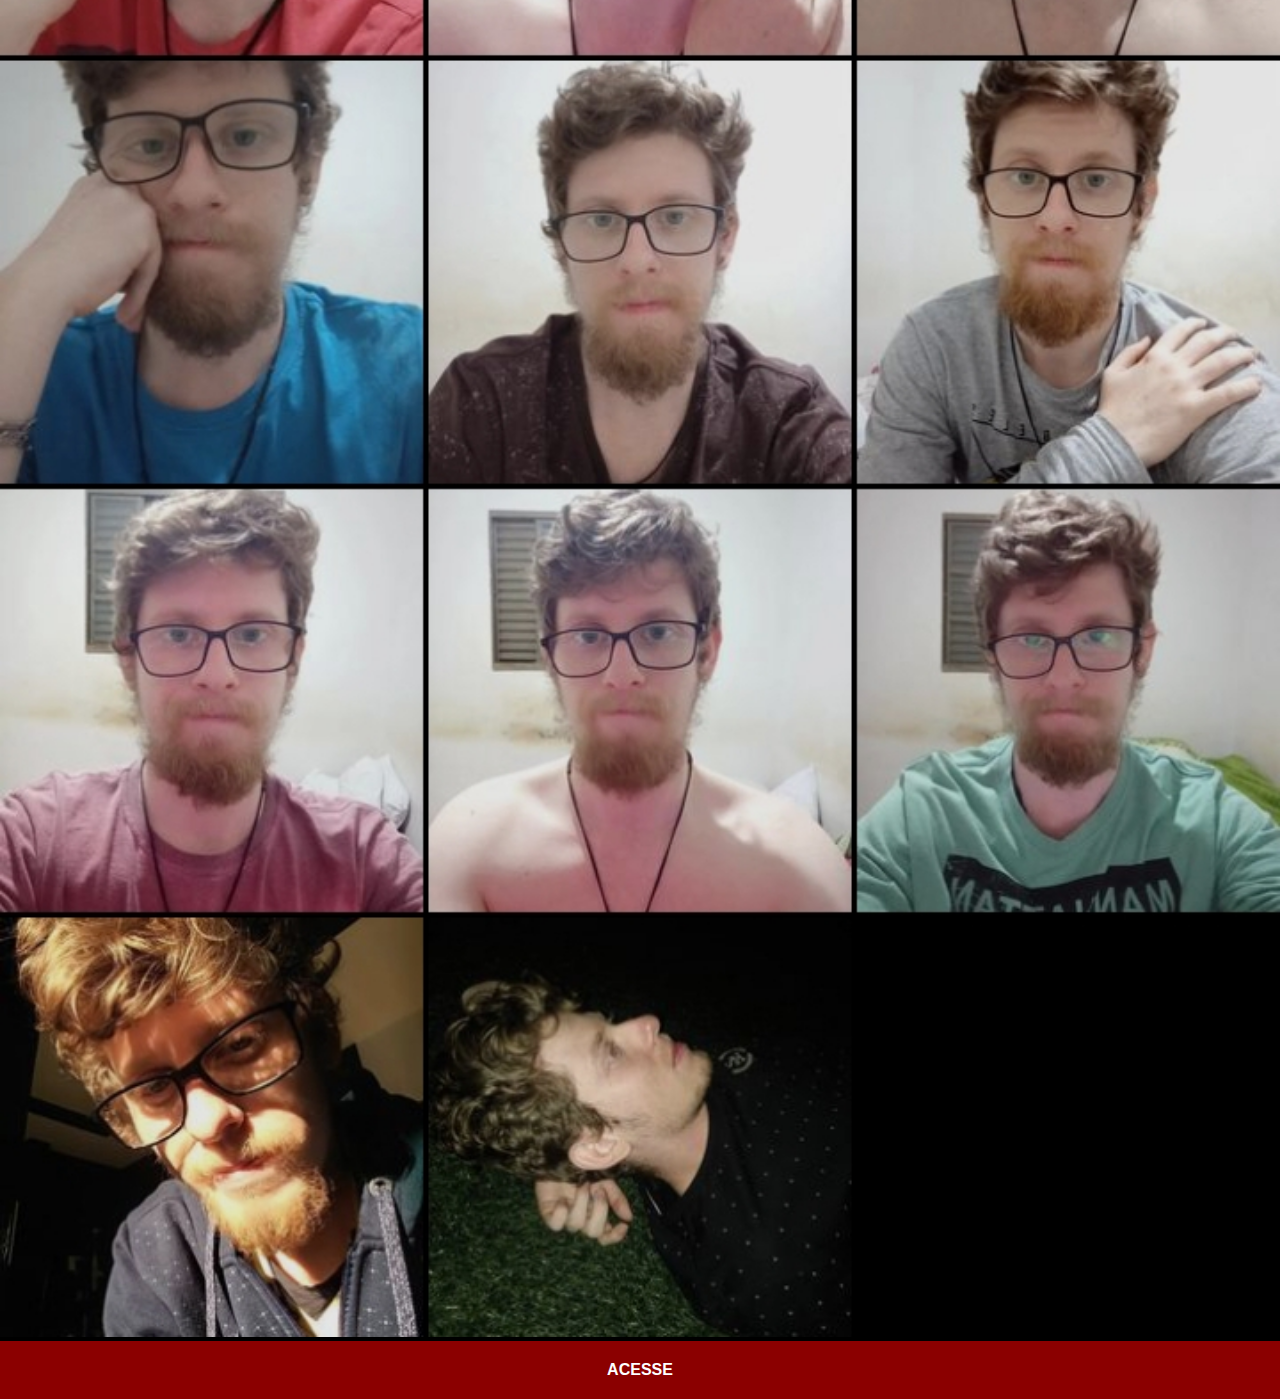
<file: instagram.html>
<!DOCTYPE html>
<html lang="pt-br">
<head>
    <meta charset="UTF-8">
    <meta http-equiv="X-UA-Compatible" content="IE=edge">
    <meta name="viewport" content="width=device-width, initial-scale=1.0">
    <title>Instagram</title>
    <link rel="stylesheet" href="estilos/social.css">
</head>
<body>
    <img src="imagens/tela-instagram.jpg" alt="Instagram">
    <a href="https://www.instagram.com/instayarigor/" target="_blank">ACESSE</a>
</body>
</html>
</file>
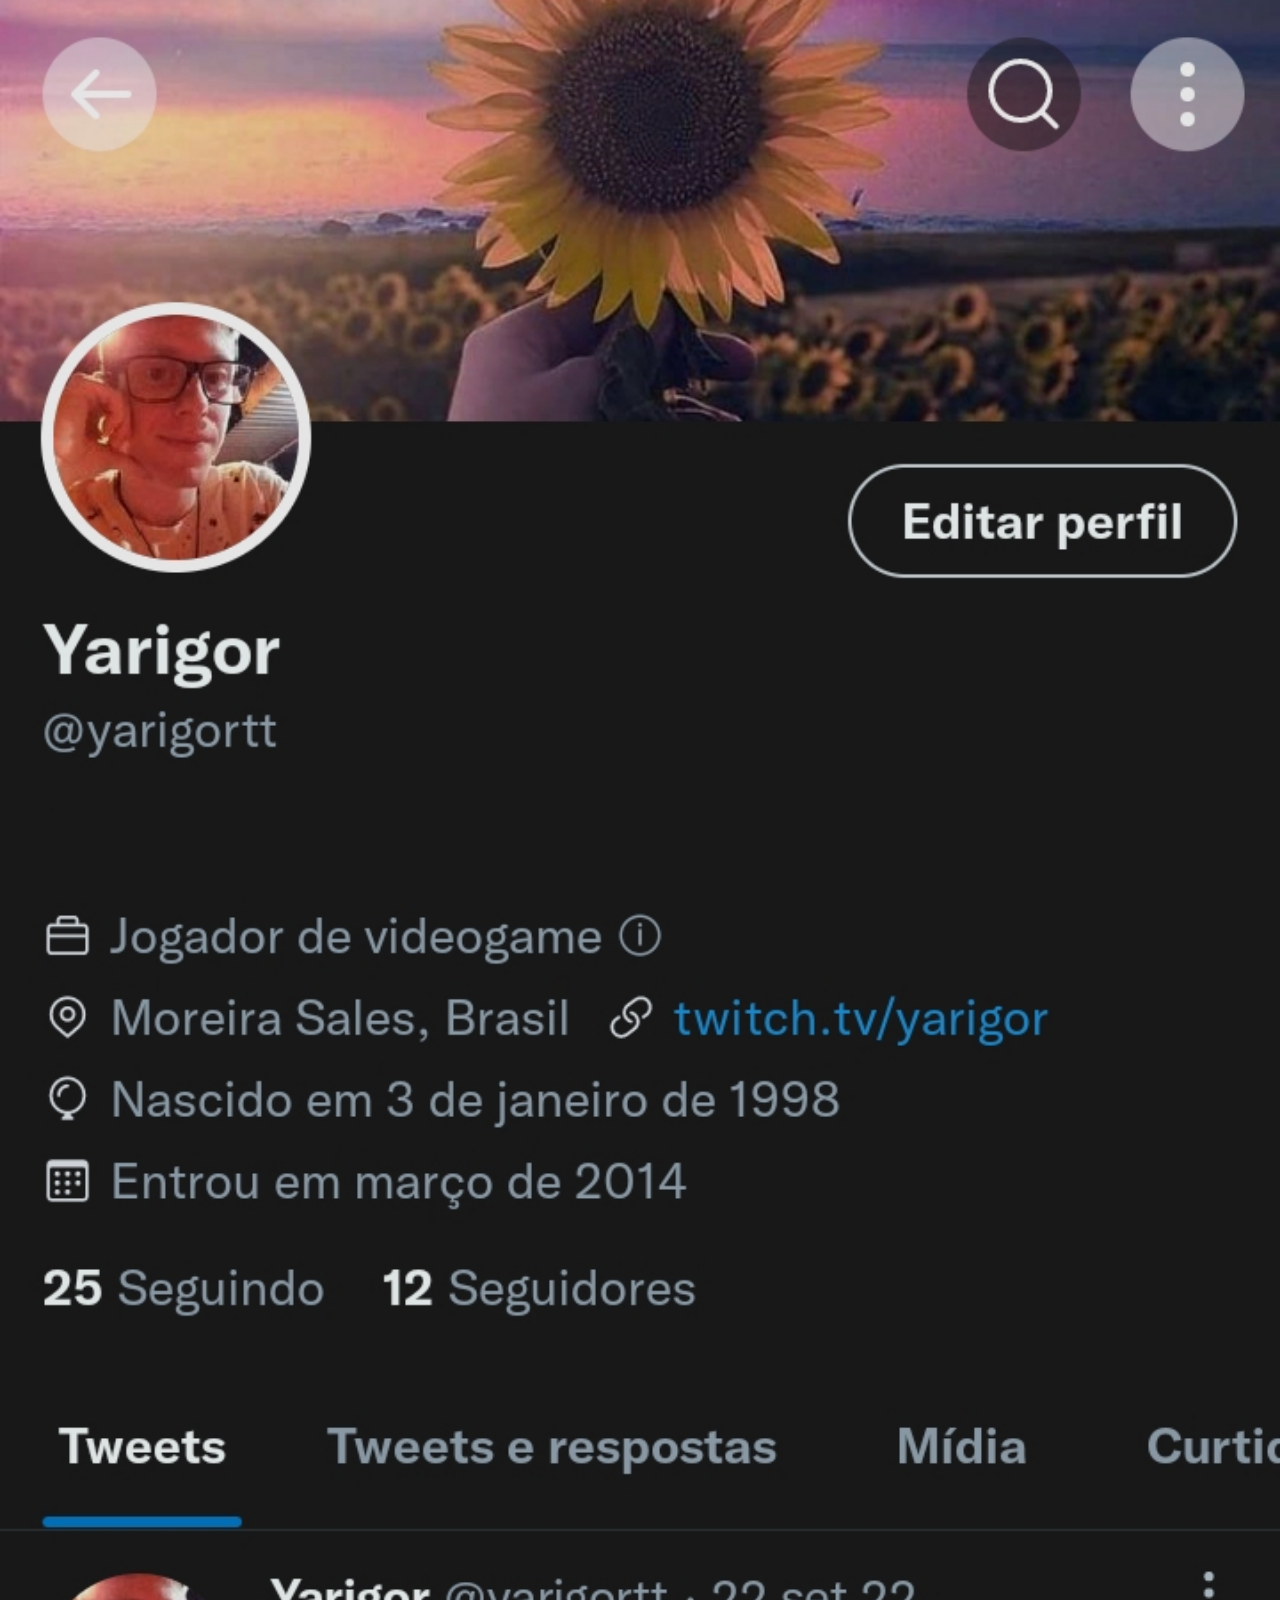
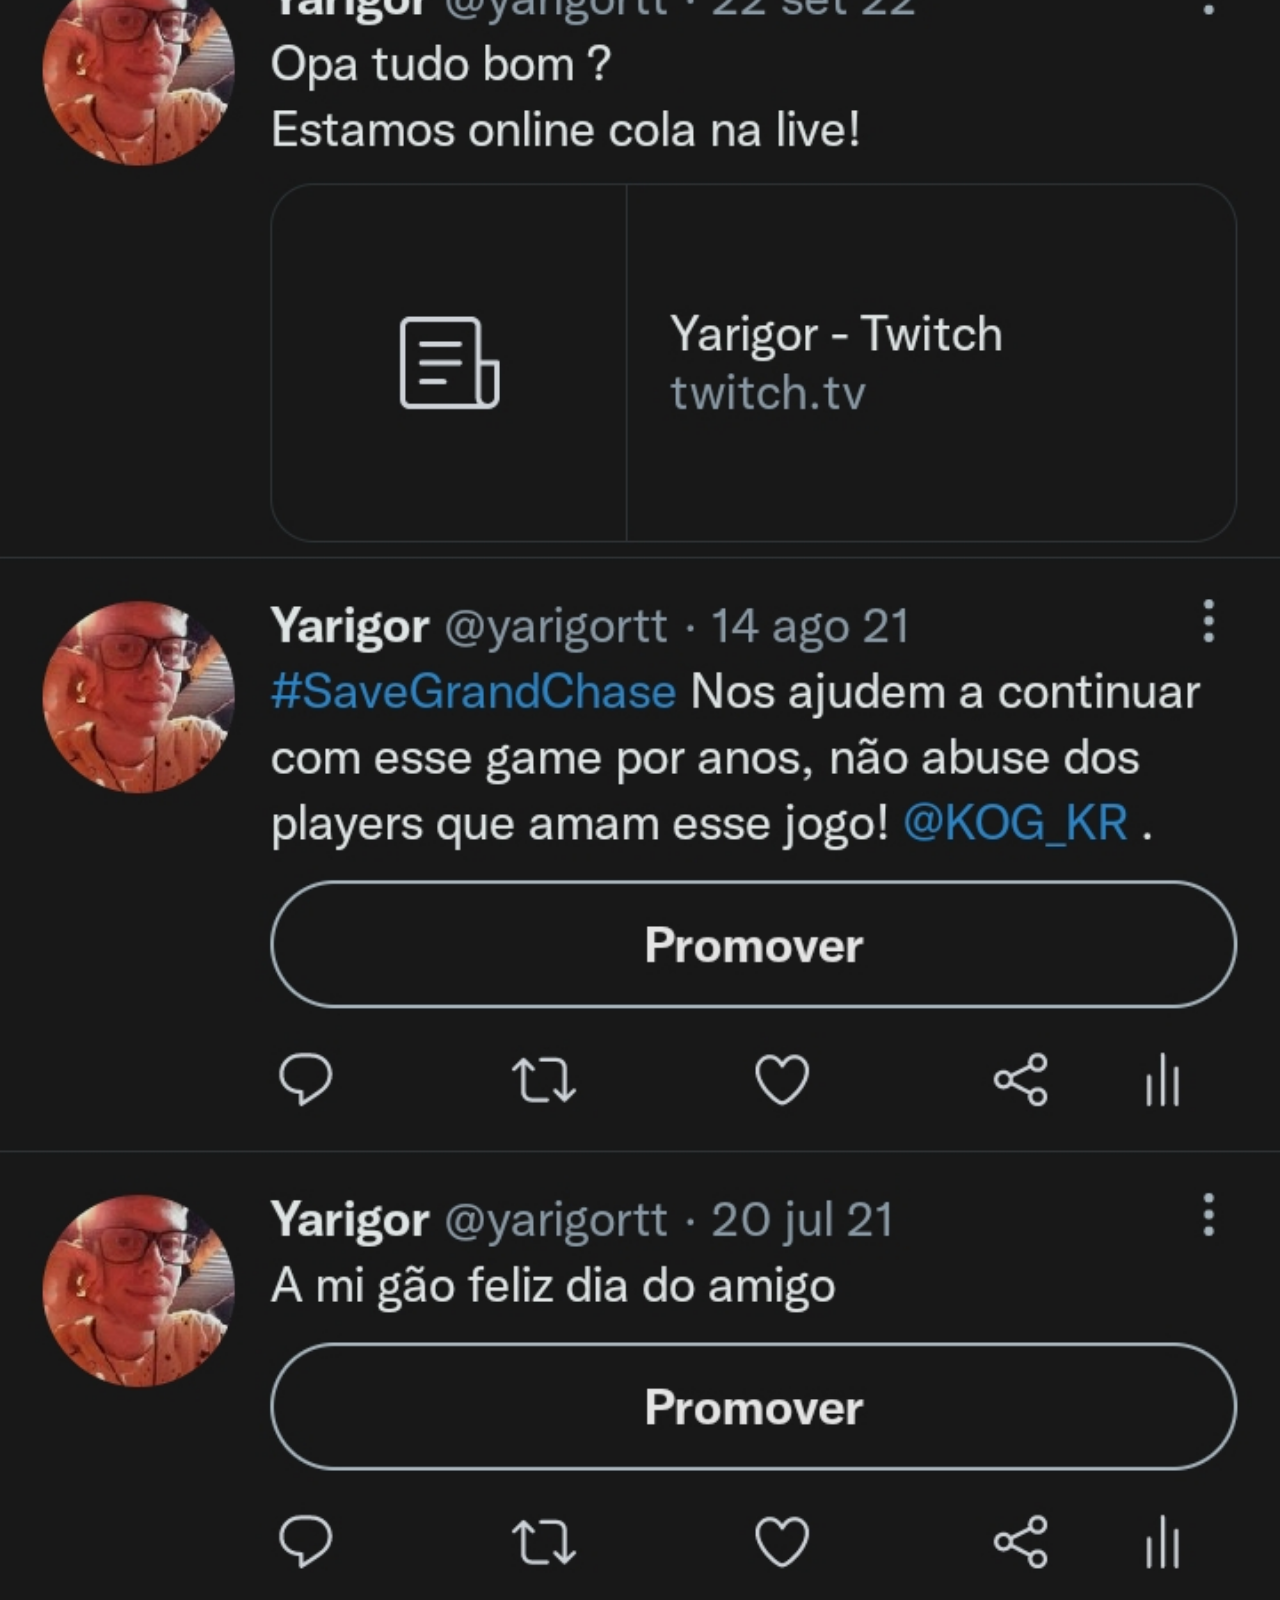
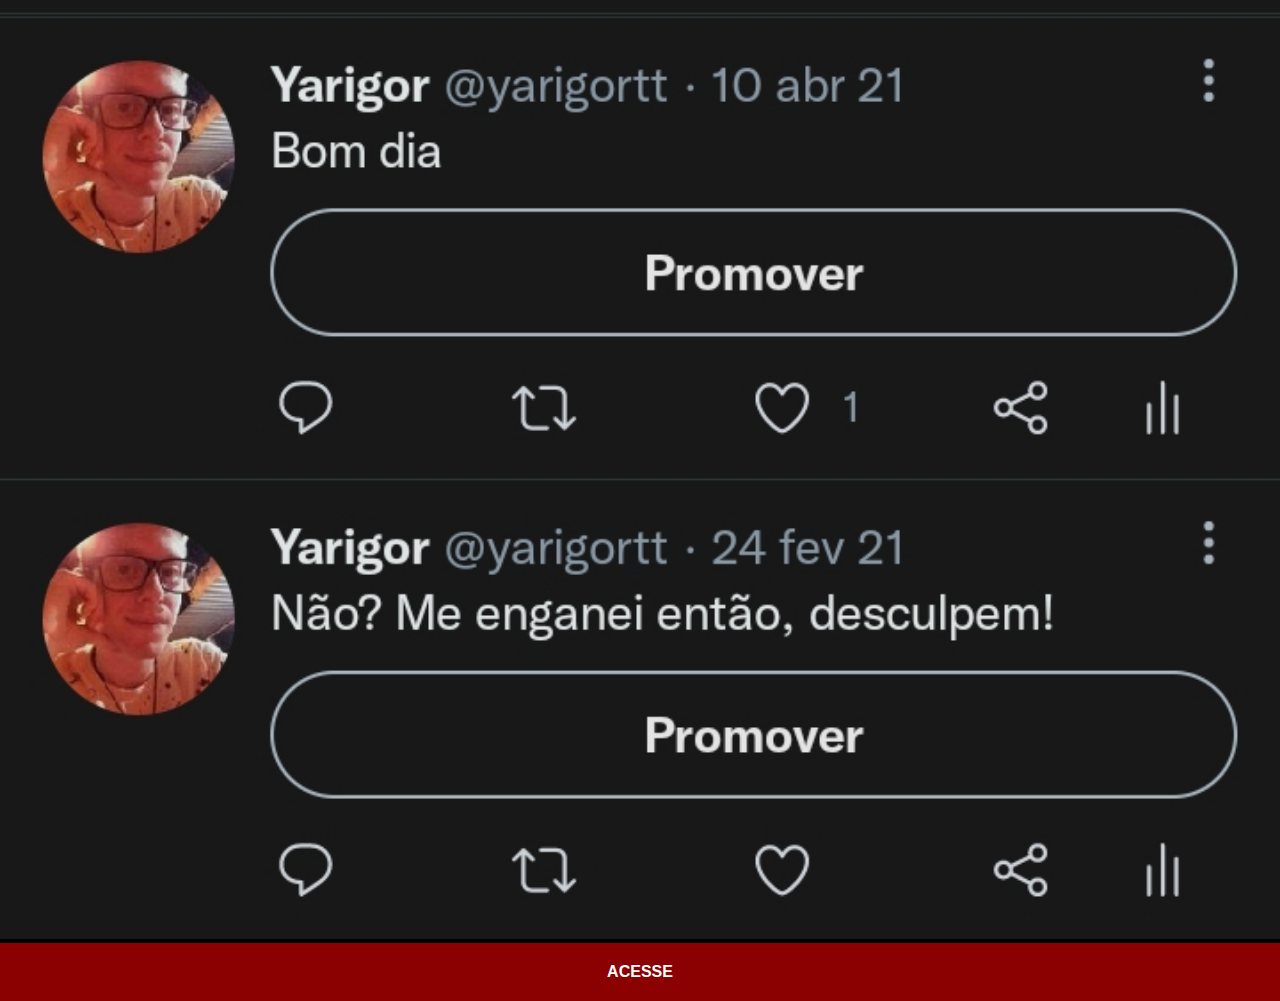
<file: twitter.html>
<!DOCTYPE html>
<html lang="pt-br">
<head>
    <meta charset="UTF-8">
    <meta http-equiv="X-UA-Compatible" content="IE=edge">
    <meta name="viewport" content="width=device-width, initial-scale=1.0">
    <title>Twitter</title>
    <link rel="stylesheet" href="estilos/social.css">
</head>
<body>
    <img src="imagens/tela-twitter.jpg" alt="Twitter">
    <a href="https://twitter.com/yarigortt" target="_blank">ACESSE</a>
</body>
</html>
</file>
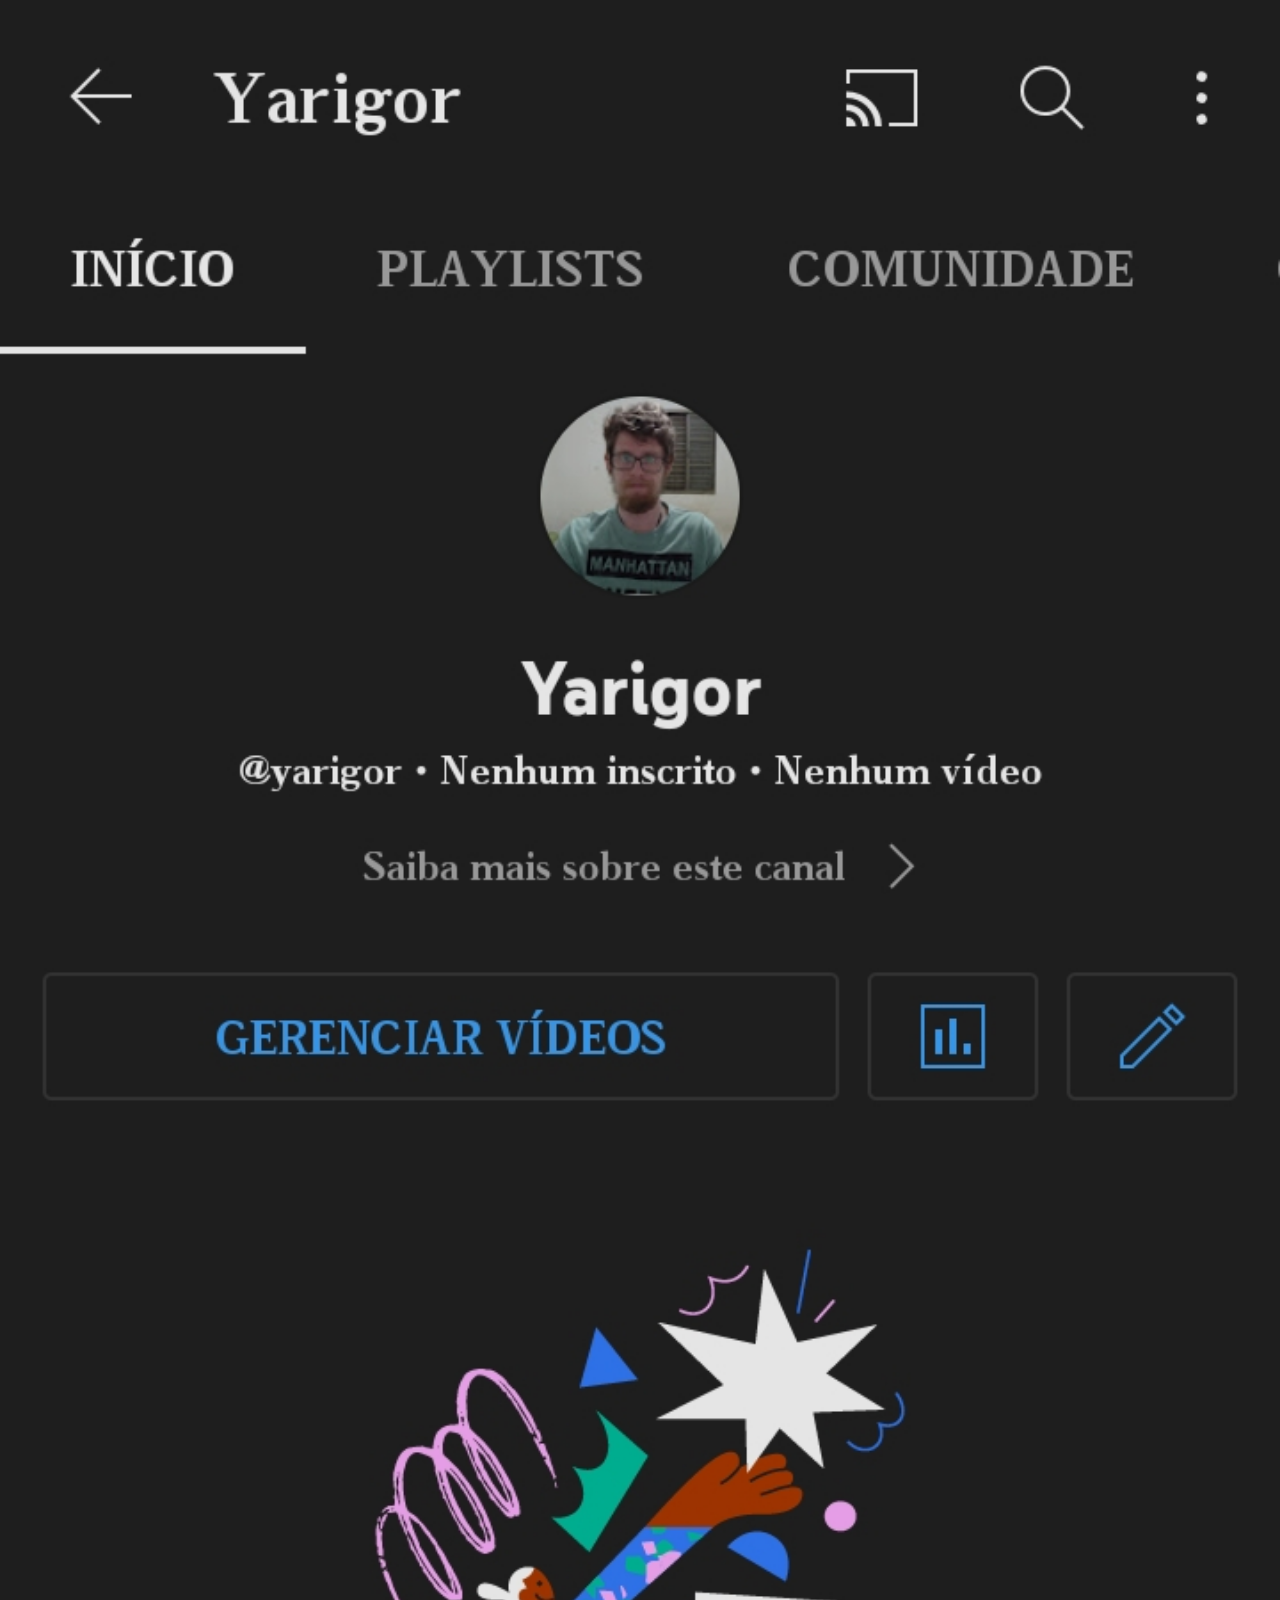
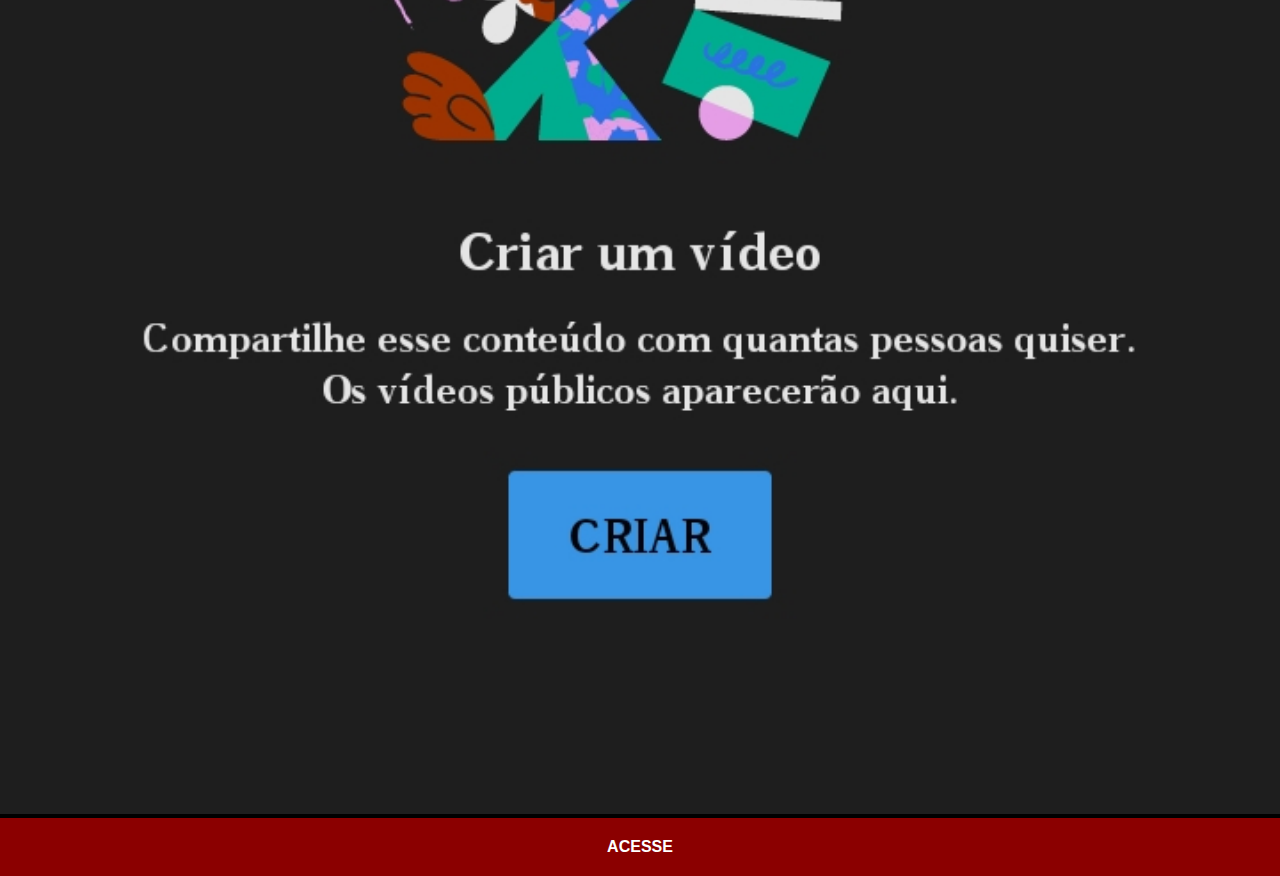
<file: youtube.html>
<!DOCTYPE html>
<html lang="pt-br">
<head>
    <meta charset="UTF-8">
    <meta http-equiv="X-UA-Compatible" content="IE=edge">
    <meta name="viewport" content="width=device-width, initial-scale=1.0">
    <title>YouTube</title>
    <link rel="stylesheet" href="estilos/social.css">
</head>
<body>
    <img src="imagens/tela-youtube.jpg" alt="YouTube">
    <a href="https://www.youtube.com/channel/UCCdMFZqYW8D1KOyaXlgYbCw" target="_blank">ACESSE</a>
</body>
</html>
</file>
<file: estilos/social.css>
@charset "UTF-8";

* {
    margin: 0px;
    padding: 0px;
    font-family: Arial, Helvetica, sans-serif;
    background-color: black;
}

::-webkit-scrollbar {
    width: 0px;
    height: 0px;
}

img {
    width: 100vw;
}

a {
    display: block;
    background-color: darkred;
    color: white;
    padding: 20px;
    text-align: center;
    font-weight: bolder;
    text-decoration: none;
}

a:hover {
    background-color: red;
}
</file>
